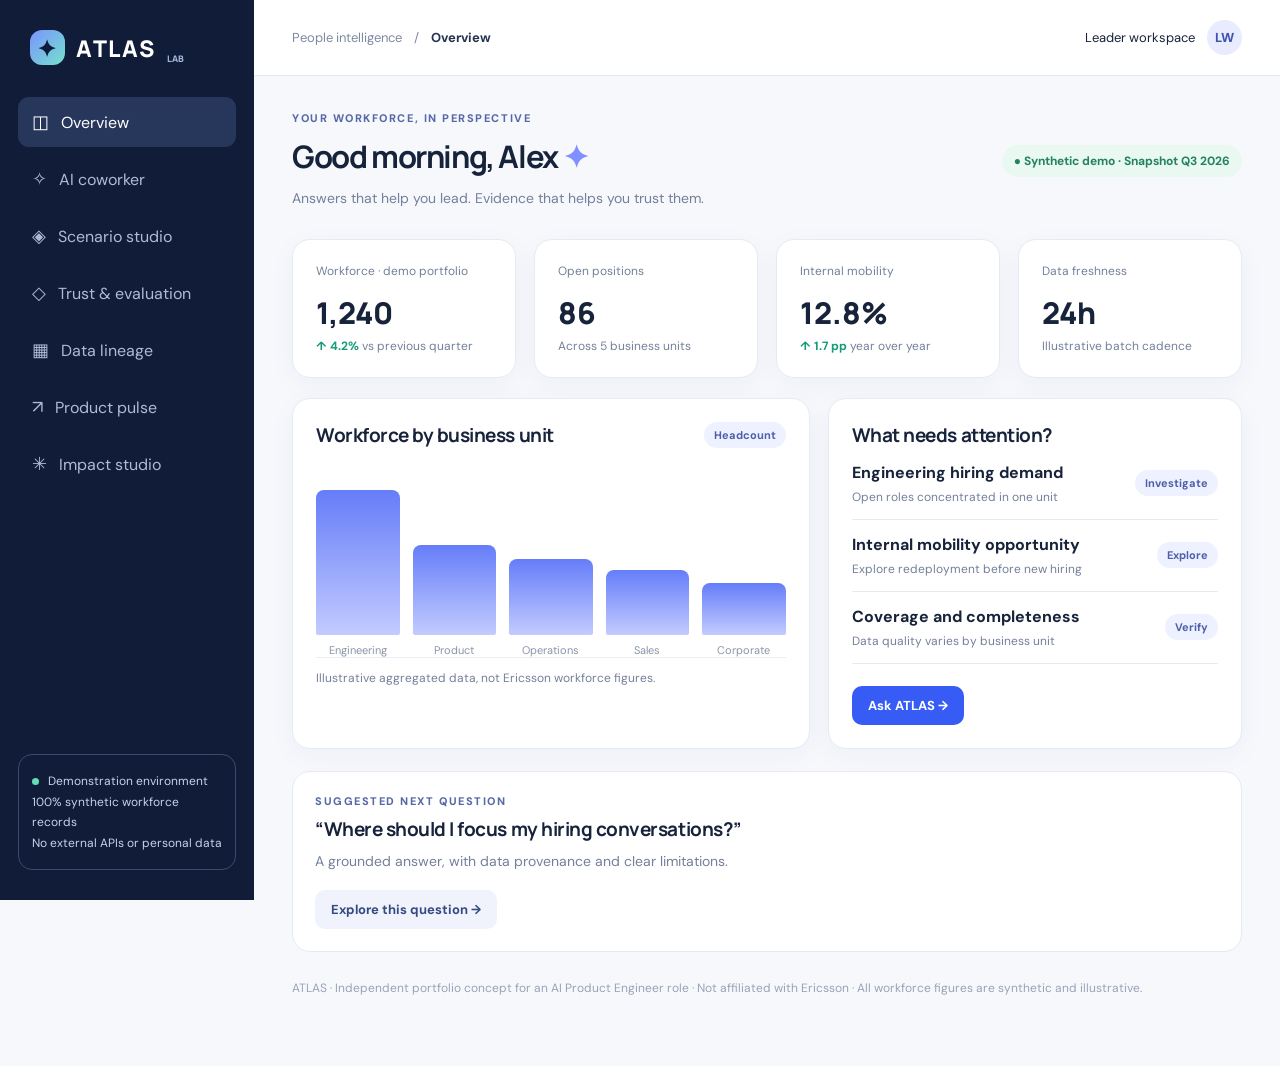
<file: ATLAS/index.html>
<!DOCTYPE html><html lang="en"><head><meta charset="UTF-8"><meta name="viewport" content="width=device-width,initial-scale=1"><title>ATLAS | Workforce Intelligence</title><style>
@import url('https://fonts.googleapis.com/css2?family=DM+Sans:wght@400;500;600;700&family=Manrope:wght@400;500;600;700;800&display=swap');:root{--bg:#f6f8fc;--ink:#17233b;--muted:#73809a;--line:#e5eaf3;--blue:#375cf5;--navy:#111d38;--mint:#e8faf3;--violet:#eeeaff;--white:#fff}*{box-sizing:border-box}body{margin:0;background:var(--bg);color:var(--ink);font-family:'DM Sans',sans-serif}button,input,select{font:inherit}button{cursor:pointer}aside{width:254px;background:var(--navy);color:#c7d2ec;position:fixed;inset:0 auto 0 0;padding:30px 18px;display:flex;flex-direction:column;z-index:5}.brand{display:flex;gap:11px;align-items:center;padding:0 12px 32px;color:white;font-family:Manrope;font-weight:800;font-size:23px;letter-spacing:.07em}.mark{width:35px;height:35px;background:linear-gradient(135deg,#7b93ff,#75e2cc);border-radius:12px;display:grid;place-items:center;color:#0e1a3a}.nav{display:grid;gap:7px}.nav button{width:100%;background:transparent;border:0;border-radius:11px;padding:13px 14px;color:#aebbd7;text-align:left;display:flex;align-items:center;gap:12px}.nav button.active,.nav button:hover{background:#27375b;color:#fff}.nav button span{font-size:18px}.sidebar-foot{margin-top:auto;padding:16px 13px;border:1px solid #3c4b6b;border-radius:14px;font-size:12px;line-height:1.7}.dot{display:inline-block;width:7px;height:7px;border-radius:50%;background:#63ddb3;margin-right:6px}main{margin-left:254px;min-height:100vh}.top{height:76px;background:#fff;border-bottom:1px solid var(--line);display:flex;align-items:center;justify-content:space-between;padding:0 38px}.top .crumb{color:#7d8aa1;font-size:13px}.top .user{display:flex;align-items:center;gap:12px;font-size:13px}.avatar{height:35px;width:35px;border-radius:50%;background:#e9ecff;color:#3d54ad;display:grid;place-items:center;font-weight:800}.wrap{max-width:1380px;margin:auto;padding:35px 38px 70px}.eyebrow{text-transform:uppercase;letter-spacing:.14em;color:#5669a6;font-size:11px;font-weight:800}h1,h2,h3{font-family:Manrope;margin:0}h1{font-size:31px;letter-spacing:-.045em;margin:10px 0}h2{font-size:19px;letter-spacing:-.025em}h3{font-size:15px}.subtitle{color:var(--muted);font-size:14px;line-height:1.7}.hero{display:flex;justify-content:space-between;gap:22px;align-items:center;margin-bottom:28px}.pill{background:#e9f8f1;color:#238264;border-radius:30px;padding:8px 12px;font-size:12px;font-weight:700}.grid{display:grid;gap:18px}.kpis{grid-template-columns:repeat(4,minmax(0,1fr));margin-bottom:20px}.card{background:#fff;border:1px solid var(--line);border-radius:18px;padding:23px;box-shadow:0 7px 28px #1d35600a}.metric{font:800 30px Manrope;margin:13px 0 5px}.small{font-size:12px;color:var(--muted)}.up{color:#169b78;font-weight:700}.two{grid-template-columns:1.25fr 1fr}.three{grid-template-columns:repeat(3,1fr)}.section{display:none}.section.active{display:block}.chart{display:flex;align-items:flex-end;gap:13px;height:190px;padding-top:18px;border-bottom:1px solid #e8edf6;margin:20px 0 12px}.barwrap{flex:1;text-align:center}.bar{border-radius:8px 8px 2px 2px;background:linear-gradient(180deg,#657df8,#c3cbff);width:100%;transition:height .35s}.barwrap label{font-size:11px;color:#8995a9;display:block;margin-top:8px}.listrow{display:flex;justify-content:space-between;align-items:center;padding:14px 0;border-bottom:1px solid var(--line);gap:15px}.listrow:last-child{border-bottom:0}.tag{font-size:11px;background:#eef1ff;color:#4d5eaa;padding:6px 10px;border-radius:30px;font-weight:700}.btn{border:0;background:var(--blue);color:#fff;border-radius:10px;padding:11px 16px;font-weight:700;font-size:13px}.btn.secondary{background:#f0f3fc;color:#354a83}.btn.ghost{background:white;color:#4b5b83;border:1px solid var(--line)}.btn:hover{filter:brightness(.96)}.askbox{background:#fff;border:1px solid var(--line);border-radius:18px;padding:22px;margin-top:22px}.askinput{display:flex;gap:10px;margin-top:15px}.askinput input{flex:1;border:1px solid var(--line);border-radius:11px;padding:14px;outline:none;min-width:0}.askinput input:focus{border-color:#6c7cff}.chips{display:flex;flex-wrap:wrap;gap:8px;margin-top:14px}.chip{border:1px solid #e2e7f1;background:#fafbff;border-radius:30px;padding:9px 12px;font-size:12px;color:#4d5a75}.answer{margin-top:19px;padding:22px;border:1px solid #dfe8fb;border-radius:15px;background:#f8faff;display:none}.answer.show{display:block}.answer p{line-height:1.8;font-size:14px}.source{font-size:12px;color:#687c9e;background:#edf3ff;padding:11px 13px;border-radius:9px;margin-top:12px}.status{display:inline-flex;gap:6px;align-items:center;background:#e7f8ef;color:#1b8a61;padding:6px 10px;border-radius:20px;font-size:11px;font-weight:800}.status.warn{background:#fff1df;color:#9b671a}.status.deny{background:#ffeaed;color:#bd4053}.control{margin:17px 0}.control label{display:flex;justify-content:space-between;font-size:13px;margin-bottom:10px;font-weight:700}.control input[type=range]{width:100%;accent-color:var(--blue)}.result{background:#f3f6fe;border-radius:14px;padding:17px;margin-top:15px}.result strong{font:800 27px Manrope}.table{width:100%;border-collapse:collapse;margin-top:17px;font-size:13px}.table th{text-align:left;color:#8490a5;font-weight:700;background:#f7f9fd}.table td,.table th{padding:14px;border-bottom:1px solid #e8edf5}.flow{display:grid;grid-template-columns:repeat(5,1fr);gap:10px;margin-top:20px}.node{background:#f5f7ff;border:1px solid #e3e8fa;border-radius:12px;padding:16px 10px;text-align:center;font-size:12px;font-weight:800}.node small{display:block;font-weight:400;color:#8190a8;margin-top:6px}.checks{display:grid;gap:11px;margin-top:20px}.check{display:flex;gap:12px;align-items:flex-start;border:1px solid #e8edf4;padding:15px;border-radius:12px}.check b{font-size:13px}.check p{font-size:12px;color:#7a879b;margin:5px 0 0;line-height:1.6}.log{font:12px ui-monospace,monospace;background:#111d38;color:#c8d6f6;border-radius:12px;padding:17px;line-height:1.9;white-space:pre-wrap}.split{display:flex;gap:10px;flex-wrap:wrap;margin-top:14px}.note{background:#fff8e9;border:1px solid #f4e5bf;padding:14px 16px;border-radius:11px;font-size:12px;color:#80662d;line-height:1.7}.timeline{border-left:2px solid #dce4fc;margin:23px 0 0 10px;padding-left:22px}.event{position:relative;margin-bottom:24px}.event:before{content:'';position:absolute;left:-29px;top:4px;width:12px;height:12px;border:3px solid white;border-radius:50%;background:#647bfa;box-shadow:0 0 0 1px #b8c5f6}.event p{font-size:13px;color:#7c8aa2;line-height:1.7}.footer{font-size:12px;color:#98a3b7;margin-top:28px}.mobile{display:none}@media(max-width:1100px){.kpis{grid-template-columns:repeat(2,1fr)}.two,.three{grid-template-columns:1fr}}@media(max-width:760px){aside{width:100%;height:auto;position:relative;padding:12px}.brand{padding:5px 8px}.nav{display:flex;overflow:auto}.nav button{white-space:nowrap;width:auto}.sidebar-foot{display:none}main{margin:0}.top{padding:0 18px;height:58px}.wrap{padding:25px 17px}.hero{align-items:flex-start;flex-direction:column}.kpis{grid-template-columns:1fr 1fr}.card{padding:17px}.flow{grid-template-columns:1fr 1fr}.metric{font-size:24px}}

.impact-hero{background:linear-gradient(125deg,#111e3b,#263b65);color:white;border-radius:22px;padding:32px;position:relative;overflow:hidden}.impact-hero:after{content:'✦';position:absolute;right:40px;top:10px;font-size:170px;color:#ffffff0d}.impact-hero h1{font-size:38px;max-width:720px}.impact-hero p{color:#d2dffa;max-width:720px;line-height:1.8}.impact-kicker{color:#86e3d3;font-size:11px;font-weight:800;letter-spacing:.17em;text-transform:uppercase}.impact-tabs{display:flex;gap:10px;flex-wrap:wrap;margin:22px 0}.impact-tabs button{border:1px solid #dbe4f3;border-radius:99px;background:white;padding:10px 15px;color:#536482;font-weight:700}.impact-tabs button.selected{background:#233e78;color:white}.impact-panel{display:none}.impact-panel.selected{display:block}.mini-step{display:flex;gap:12px;margin:15px 0}.mini-num{flex:0 0 30px;height:30px;border-radius:50%;background:#e8efff;display:grid;place-items:center;color:#405fbd;font-weight:800}.mini-step p{margin:4px 0;color:#73809a;font-size:12px;line-height:1.6}.impact-input{width:100%;padding:14px;border:1px solid #dbe3f0;border-radius:11px;margin:12px 0}.impact-output{white-space:pre-wrap;background:#f5f8ff;border:1px solid #e0e9f8;border-radius:13px;padding:18px;font-size:13px;line-height:1.8;min-height:95px}.risk-card{border-left:4px solid #4e6ce8;padding:12px 16px;background:#f7f9ff;border-radius:9px;margin:10px 0}.risk-card b{font-size:13px}.risk-card p{font-size:12px;color:#7786a0;line-height:1.6;margin:5px 0}.impact-stat{font:800 28px Manrope;color:#263e7b}.impact-stat small{font:12px 'DM Sans';color:#71829c;display:block;margin-top:5px}.impact-mono{font-family:ui-monospace,monospace;font-size:12px}
</style></head><body><aside><div class="brand"><div class="mark">✦</div> ATLAS <small style="font-size:9px;align-self:end;letter-spacing:0;color:#a6b6db">LAB</small></div><div class="nav" id="nav"><button class="active" data-page="overview"><span>◫</span> Overview</button><button data-page="coworker"><span>✧</span> AI coworker</button><button data-page="scenario"><span>◈</span> Scenario studio</button><button data-page="quality"><span>◇</span> Trust & evaluation</button><button data-page="data"><span>▦</span> Data lineage</button><button data-page="product"><span>↗</span> Product pulse</button><button data-page="impact"><span>✳</span> Impact studio</button></div><div class="sidebar-foot"><span class="dot"></span> Demonstration environment<br>100% synthetic workforce records<br>No external APIs or personal data</div></aside><main><header class="top"><div class="crumb">People intelligence <span style="margin:0 9px">/</span> <b id="breadcrumb" style="color:#253451">Overview</b></div><div class="user"><span>Leader workspace</span><div class="avatar">LW</div></div></header><div class="wrap">
<section class="section active" id="overview"><div class="hero"><div><div class="eyebrow">Your workforce, in perspective</div><h1>Good morning, Alex <span style="color:#8090ff">✦</span></h1><div class="subtitle">Answers that help you lead. Evidence that helps you trust them.</div></div><span class="pill">● Synthetic demo · Snapshot Q3 2026</span></div><div class="grid kpis"><div class="card"><div class="small">Workforce · demo portfolio</div><div class="metric">1,240</div><div class="small"><span class="up">↑ 4.2%</span> vs previous quarter</div></div><div class="card"><div class="small">Open positions</div><div class="metric">86</div><div class="small">Across 5 business units</div></div><div class="card"><div class="small">Internal mobility</div><div class="metric">12.8%</div><div class="small"><span class="up">↑ 1.7 pp</span> year over year</div></div><div class="card"><div class="small">Data freshness</div><div class="metric">24h</div><div class="small">Illustrative batch cadence</div></div></div><div class="grid two"><div class="card"><div style="display:flex;justify-content:space-between;align-items:center"><h2>Workforce by business unit</h2><span class="tag">Headcount</span></div><div class="chart" id="headcountChart"></div><div class="small">Illustrative aggregated data, not Ericsson workforce figures.</div></div><div class="card"><h2>What needs attention?</h2><div class="listrow"><div><b>Engineering hiring demand</b><div class="small" style="margin-top:6px">Open roles concentrated in one unit</div></div><span class="tag">Investigate</span></div><div class="listrow"><div><b>Internal mobility opportunity</b><div class="small" style="margin-top:6px">Explore redeployment before new hiring</div></div><span class="tag">Explore</span></div><div class="listrow"><div><b>Coverage and completeness</b><div class="small" style="margin-top:6px">Data quality varies by business unit</div></div><span class="tag">Verify</span></div><button class="btn" style="margin-top:22px" onclick="go('coworker')">Ask ATLAS →</button></div></div><div class="askbox"><div class="eyebrow">Suggested next question</div><h2 style="margin-top:8px">“Where should I focus my hiring conversations?”</h2><div class="subtitle" style="margin-top:8px">A grounded answer, with data provenance and clear limitations.</div><button class="btn secondary" style="margin-top:16px" onclick="go('coworker');ask('Where should I focus hiring?')">Explore this question →</button></div></section>
<section class="section" id="coworker"><div class="hero"><div><div class="eyebrow">01 / Leader experience</div><h1>Ask better questions. Get grounded answers.</h1><div class="subtitle">A controlled demonstration of evidence-first workforce assistance.</div></div><span class="pill">Evidence-linked responses</span></div><div class="grid two"><div class="card"><h2>Ask ATLAS</h2><p class="subtitle">Try a question or select a prompt. The demo uses transparent, rule-based responses rather than a live LLM.</p><div class="chips"><button class="chip" onclick="ask('How has headcount changed?')">Headcount trend ↗</button><button class="chip" onclick="ask('Where should I focus hiring?')">Hiring priorities ↗</button><button class="chip" onclick="ask('How is internal mobility?')">Internal mobility ↗</button><button class="chip" onclick="ask('Show individual salaries')">Individual salaries ↗</button><button class="chip" onclick="ask('Predict who will resign')">Predict resignations ↗</button></div><div class="askinput"><input id="question" placeholder="Ask about your workforce…" onkeydown="if(event.key==='Enter')ask()"><button class="btn" onclick="ask()">Ask ✦</button></div><div id="answer" class="answer" aria-live="polite"></div></div><div class="card"><h2>Answer contract</h2><p class="subtitle">A useful response must earn the right to be trusted.</p><div class="checks"><div class="check"><span>①</span><div><b>Grounded in available evidence</b><p>Every numerical claim maps to a declared synthetic dataset.</p></div></div><div class="check"><span>②</span><div><b>Permission-aware by default</b><p>Individual sensitive records and speculative personal predictions are blocked.</p></div></div><div class="check"><span>③</span><div><b>Uncertainty is explicit</b><p>Unanswered questions are surfaced instead of invented.</p></div></div><div class="check"><span>④</span><div><b>Useful next action</b><p>Answers suggest a decision or validation step, not just a number.</p></div></div></div></div></div><div class="note" style="margin-top:18px"><b>Engineering honesty:</b> This is an offline product prototype. It does not query Snowflake, use a production LLM, authenticate users, or enforce server-side access controls. The trust patterns are demonstrated in the UI and test harness.</div></section>
<section class="section" id="scenario"><div class="hero"><div><div class="eyebrow">02 / Decision support</div><h1>Explore the decision before making it.</h1><div class="subtitle">A workforce capacity scenario, not a prediction or staffing recommendation.</div></div><span class="pill">Interactive assumptions</span></div><div class="grid two"><div class="card"><h2>Capacity scenario</h2><p class="subtitle">Change the assumptions to see an illustrative 12-month workforce projection.</p><div class="control"><label>Planned hires <span id="hiresV">70</span></label><input type="range" id="hires" min="0" max="180" value="70" oninput="simulate()"></div><div class="control"><label>Estimated departures <span id="departuresV">45</span></label><input type="range" id="departures" min="0" max="140" value="45" oninput="simulate()"></div><div class="control"><label>Internal transfers into portfolio <span id="transfersV">15</span></label><input type="range" id="transfers" min="0" max="90" value="15" oninput="simulate()"></div><div class="result"><div class="small">Illustrative projected headcount</div><strong id="projected">1,280</strong><div class="small" id="delta">+40 from current 1,240</div></div><div class="split"><button class="btn secondary" onclick="preset('conservative')">Conservative</button><button class="btn secondary" onclick="preset('growth')">Growth</button><button class="btn ghost" onclick="preset('reset')">Reset</button></div></div><div class="card"><h2>Scenario interpretation</h2><div class="chart" id="scenarioChart"></div><div class="small" id="scenarioText">Adjust assumptions to explore the workforce impact.</div><div class="note" style="margin-top:20px">A simple arithmetic scenario: current headcount + hires − departures + transfers. It excludes role mix, skills, attrition uncertainty, hiring lead time and transfer effects elsewhere. Do not use for real staffing decisions.</div></div></div></section>
<section class="section" id="quality"><div class="hero"><div><div class="eyebrow">03 / AI assurance</div><h1>Trust is a product feature.</h1><div class="subtitle">Make failure visible. Test answers before leaders rely on them.</div></div><span class="pill">Live local test suite</span></div><div class="grid two"><div class="card"><h2>Answer quality test bench</h2><p class="subtitle">Run deterministic checks against the prototype's response policy.</p><div class="checks" id="testcases"></div><button class="btn" style="margin-top:20px" onclick="runTests()">Run evaluation suite →</button><div class="result" id="testresult">Ready to run 6 checks.</div></div><div class="card"><h2>Response safety principles</h2><div class="listrow"><b>Grounding</b><span class="status">Source reference</span></div><div class="listrow"><b>Personal data requests</b><span class="status deny">Block</span></div><div class="listrow"><b>Unsupported predictions</b><span class="status warn">Abstain</span></div><div class="listrow"><b>Unrecognised questions</b><span class="status warn">Clarify</span></div><div class="listrow"><b>Numerical claims</b><span class="status">Deterministic</span></div><h3 style="margin-top:22px">What production would require</h3><p class="subtitle">Server-side RBAC, row-level security, audited queries, schema validation, freshness checks, evaluation against labelled examples, red-team testing, monitoring, incident response, and human escalation.</p></div></div></section>
<section class="section" id="data"><div class="hero"><div><div class="eyebrow">04 / Full-stack thinking</div><h1>From data to a decision.</h1><div class="subtitle">An honest architecture proposal for a production evolution.</div></div><span class="pill">Conceptual architecture</span></div><div class="card"><h2>Proposed answer pipeline</h2><div class="flow"><div class="node">Snowflake<small>Governed source</small></div><div class="node">Python / SQL<small>Approved metrics</small></div><div class="node">FastAPI<small>Auth + policy</small></div><div class="node">AI orchestration<small>Grounded reasoning</small></div><div class="node">Next.js<small>Leader experience</small></div></div><div class="note" style="margin-top:23px">These are proposed production components, not technologies connected to this offline demonstration. Sensitive workforce data must remain protected through the entire pipeline.</div></div><div class="grid two" style="margin-top:18px"><div class="card"><h2>Synthetic source catalog</h2><table class="table"><thead><tr><th>Dataset</th><th>Scope</th><th>Freshness</th></tr></thead><tbody><tr><td>workforce_snapshot</td><td>Aggregate headcount</td><td>24h</td></tr><tr><td>open_requisitions</td><td>Aggregate vacancies</td><td>24h</td></tr><tr><td>internal_mobility</td><td>Portfolio rate</td><td>Quarterly</td></tr></tbody></table></div><div class="card"><h2>Metric definition example</h2><div class="log">metric: active_headcount<br>value: 1240<br>period: 2026-Q3<br>scope: fictional_demo_portfolio<br>aggregation: count(active_worker)<br>classification: synthetic_aggregate<br>source: workforce_snapshot</div></div></div></section>
<section class="section" id="product"><div class="hero"><div><div class="eyebrow">05 / Product ownership</div><h1>Ship. Learn. Improve. Repeat.</h1><div class="subtitle">Measure reliance, not just releases.</div></div><span class="pill">Product operating model</span></div><div class="grid kpis"><div class="card"><div class="small">Weekly active leaders</div><div class="metric">64%</div><div class="small">Synthetic illustrative KPI</div></div><div class="card"><div class="small">Helpful-answer feedback</div><div class="metric">87%</div><div class="small">Synthetic illustrative KPI</div></div><div class="card"><div class="small">Median answer time</div><div class="metric">2.4s</div><div class="small">Illustrative target only</div></div><div class="card"><div class="small">Unsupported-answer rate</div><div class="metric">3.1%</div><div class="small">Synthetic illustrative KPI</div></div></div><div class="grid two"><div class="card"><h2>Product learning loop</h2><div class="timeline"><div class="event"><h3>Listen to leaders</h3><p>Observe real questions, confusing language and workarounds. Identify the decisions leaders are trying to make.</p></div><div class="event"><h3>Release a useful slice</h3><p>Ship one trusted question type with a clear evidence contract and measurable value.</p></div><div class="event"><h3>Evaluate in the open</h3><p>Track adoption, grounded-answer quality, abstention, latency, and leader feedback.</p></div><div class="event"><h3>Keep, change, or remove</h3><p>Improve features leaders rely on. Retire features that add complexity without value.</p></div></div></div><div class="card"><h2>Decision memo</h2><p class="subtitle">A one-page product recommendation grounded in the prototype's design principles.</p><div class="result"><h3>Recommendation</h3><p class="subtitle">Prioritise evidence-linked answers to the three most common workforce questions before expanding into open-ended AI recommendations.</p><h3 style="margin-top:18px">Why</h3><p class="subtitle">Reliability and habitual use matter more than the number of supported prompts. Build trust through clear sources, explicit limits and fast feedback.</p><h3 style="margin-top:18px">Success measures</h3><p class="subtitle">Weekly active leaders, repeat usage, answer usefulness, verified accuracy, abstention quality and time to useful answer.</p></div><button class="btn" style="margin-top:18px" onclick="downloadMemo()">Download decision memo ↓</button></div></div></section>

<section class="section" id="impact">
<div class="impact-hero"><div class="impact-kicker">Independent product increment · Proposed first 30 days</div><h1>Make every answer worth trusting.</h1><p>Imagine joining a team building an AI coworker for thousands of leaders. What do we ship first? A useful answer, a visible evidence trail, and a feedback loop that tells us what to improve next.</p><span class="pill">Synthetic data only · Not an Ericsson product</span></div>
<div class="impact-tabs"><button class="selected" data-itab="leader">01 · Leader experience</button><button data-itab="trust">02 · Answer contract</button><button data-itab="release">03 · Ship & learn</button><button data-itab="impactplan">04 · Impact hypothesis</button></div>
<div id="itab-leader" class="impact-panel selected"><div class="grid two"><div class="card"><div class="eyebrow">The moment of value</div><h2 style="margin-top:8px">Ask a real question. Inspect the answer.</h2><p class="subtitle">The offline demo uses deterministic examples. Start the included FastAPI service for live SQL-backed answers and evidence.</p><input class="impact-input" id="impact-question" value="Where are our hiring vacancies?" aria-label="Workforce question"><div class="split"><button class="btn" onclick="impactAsk()">Ask ATLAS ✦</button><button class="btn secondary" onclick="impactPreset('What is our headcount?')">Headcount</button><button class="btn secondary" onclick="impactPreset('Show individual salaries')">Privacy check</button><button class="btn secondary" onclick="impactPreset('Predict who will resign')">Unreliable prediction</button></div><div class="small" style="margin-top:12px">API endpoint: <span class="impact-mono">http://localhost:8000/api/ask</span></div></div><div class="card"><div class="eyebrow">Answer and evidence</div><h2 style="margin:9px 0 15px">Transparent by design</h2><div id="impact-answer" class="impact-output" aria-live="polite">Ask a question to see an evidence-linked response. If the API is offline, ATLAS will clearly show a simulated response.</div><div class="split"><button class="btn ghost" onclick="impactFeedback('helpful')">👍 Useful</button><button class="btn ghost" onclick="impactFeedback('unhelpful')">👎 Improve this</button></div><p id="impact-feedback" class="small" style="margin-top:12px">Feedback is stored only if the local API is running.</p></div></div></div>
<div id="itab-trust" class="impact-panel"><div class="grid two"><div class="card"><h2>Answer quality is a product feature</h2><p class="subtitle">A reliable assistant needs explicit outcomes, not confident-sounding prose.</p><div class="risk-card"><b>Grounded</b><p>Answers with approved aggregate values and inspectable calculations.</p></div><div class="risk-card"><b>Refused</b><p>Sensitive individual data is not exposed.</p></div><div class="risk-card"><b>Abstained</b><p>No unsupported predictions about people.</p></div><div class="risk-card"><b>Clarification</b><p>Unknown metrics are not invented.</p></div></div><div class="card"><h2>What the system can prove</h2><div class="listrow"><b>SQL-backed aggregate metrics</b><span class="tag">Implemented</span></div><div class="listrow"><b>Source field and calculation</b><span class="tag">Implemented</span></div><div class="listrow"><b>Automated response-policy tests</b><span class="tag">Implemented</span></div><div class="listrow"><b>Authenticated Snowflake access</b><span class="tag">Future</span></div><div class="listrow"><b>Real LLM grounding evaluation</b><span class="tag">Future</span></div><div class="listrow"><b>Real leader acceptance testing</b><span class="tag">Future</span></div><p class="note">Tests verify deterministic demo behaviours, not real-world AI model accuracy or production privacy.</p></div></div></div>
<div id="itab-release" class="impact-panel"><div class="grid two"><div class="card"><h2>Ship small. Learn in public.</h2><div class="timeline"><div class="event"><h3>Week 1 · Listen</h3><p>Interview leaders. Identify the questions that influence decisions, where they currently lose time, and where they distrust answers.</p></div><div class="event"><h3>Week 2 · Deliver</h3><p>Ship three high-value aggregate question types with evidence contracts and a clear abstention path.</p></div><div class="event"><h3>Week 3 · Observe</h3><p>Measure repeat use, answer usefulness, unresolved questions, latency, and inappropriate outputs.</p></div><div class="event"><h3>Week 4 · Decide</h3><p>Keep what leaders use, fix confusion, and remove features that do not improve decisions.</p></div></div></div><div class="card"><h2>The product engineer's ownership</h2><p class="subtitle">An illustrative collaboration model aligned with the vacancy.</p><div class="risk-card"><b>With leaders and UX</b><p>Question discovery, answer comprehension and trust interviews.</p></div><div class="risk-card"><b>With data and technical lead</b><p>Approved metric definitions, source freshness, API contracts and operational reliability.</p></div><div class="risk-card"><b>With People product teams</b><p>Reusable evaluation policies, feedback patterns and safe answer components.</p></div><div class="risk-card"><b>With product management</b><p>Prioritise measurable outcomes over feature volume.</p></div></div></div></div>
<div id="itab-impactplan" class="impact-panel"><div class="grid two"><div class="card"><h2>Model a potential time-saving outcome</h2><p class="subtitle">Adjust assumptions. This is a hypothesis calculator, not a forecast or Ericsson performance claim.</p><div class="control"><label>Weekly active leaders <b id="activeV">700</b></label><input id="active" type="range" min="100" max="7000" step="100" value="700" oninput="impactCalc()"></div><div class="control"><label>Questions per active leader per week <b id="questionsV">3</b></label><input id="questions" type="range" min="1" max="12" value="3" oninput="impactCalc()"></div><div class="control"><label>Minutes potentially saved per useful answer <b id="savedV">4</b></label><input id="saved" type="range" min="1" max="15" value="4" oninput="impactCalc()"></div><div class="control"><label>Useful answer share assumption <b id="usefulV">70%</b></label><input id="useful" type="range" min="10" max="100" step="5" value="70" oninput="impactCalc()"></div></div><div class="card"><div class="eyebrow">Illustrative weekly potential</div><div class="impact-stat" id="impactHours">98 hours<small>Possible time saved per week under selected assumptions</small></div><div class="divider"></div><h3 style="margin-top:25px">What would we actually measure?</h3><div class="listrow"><span>Weekly active leaders</span><b>Not measured</b></div><div class="listrow"><span>Repeat use and retention</span><b>Not measured</b></div><div class="listrow"><span>Verified answer correctness</span><b>Not measured</b></div><div class="listrow"><span>Useful answer feedback</span><b>Local demo only</b></div><div class="listrow"><span>Time to useful answer</span><b>Not measured</b></div><p class="note">Illustrative calculation: active leaders × questions × useful share × minutes saved ÷ 60. It excludes adoption friction, verification time and counterfactual measurement.</p></div></div></div>
</section>
<div class="footer">ATLAS · Independent portfolio concept for an AI Product Engineer role · Not affiliated with Ericsson · All workforce figures are synthetic and illustrative.</div></div></main><script>
const units=[['Engineering',420],['Product',260],['Operations',220],['Sales',190],['Corporate',150]];function bars(el,data,max){document.getElementById(el).innerHTML=data.map(([n,v])=>`<div class="barwrap"><div class="bar" style="height:${Math.round(v/max*155)}px"></div><label>${n}</label></div>`).join('')}bars('headcountChart',units,450);function go(page){document.querySelectorAll('.section').forEach(x=>x.classList.toggle('active',x.id===page));document.querySelectorAll('.nav button').forEach(x=>x.classList.toggle('active',x.dataset.page===page));document.getElementById('breadcrumb').textContent=({overview:'Overview',coworker:'AI coworker',scenario:'Scenario studio',quality:'Trust & evaluation',data:'Data lineage',product:'Product pulse',impact:'Impact studio'})[page];window.scrollTo({top:0,behavior:'smooth'})}document.querySelectorAll('.nav button').forEach(b=>b.onclick=()=>go(b.dataset.page));
function classify(q){q=q.toLowerCase();if(/salary|personal|individual|employee name|medical|health record|personnel file/.test(q))return 'blocked';if(/predict.*(resign|quit|leave)|who.*(resign|quit|leave)|fire|layoff|terminate/.test(q))return 'abstain';if(/headcount|workforce.*chang|growth|staff.*number/.test(q))return 'headcount';if(/hiring|hire|vacanc|open position|recruit/.test(q))return 'hiring';if(/mobility|transfer|redeploy/.test(q))return 'mobility';return 'clarify'}const responses={headcount:{status:'Grounded answer',cls:'',body:'The fictional portfolio has <b>1,240 active workers</b> in the Q3 2026 snapshot, an illustrative <b>4.2% increase</b> versus the previous quarter. Engineering is the largest unit at <b>420</b>. Before acting, confirm that organisational definitions and reporting dates match your question.',src:'Synthetic workforce_snapshot · 2026 Q3 · aggregate portfolio'},hiring:{status:'Grounded answer',cls:'',body:'There are <b>86 open positions</b> across five business units in this fictional portfolio. Engineering has the largest workforce base (<b>420</b>), but that alone does not establish where vacancies are concentrated. <b>Next step:</b> request openings by unit, critical skills and hiring lead time before setting priorities.',src:'Synthetic open_requisitions (86 total) + workforce_snapshot · Unit-level vacancy breakdown not provided'},mobility:{status:'Grounded answer',cls:'',body:'The illustrative internal mobility rate is <b>12.8%</b>, up <b>1.7 percentage points</b> year over year. This does not establish whether mobility is sufficient. Compare role-specific internal supply with verified vacancies before recommending redeployment.',src:'Synthetic internal_mobility · Quarterly aggregate'},blocked:{status:'Restricted request',cls:'deny',body:'I can’t disclose individual salary or other sensitive employee information in this demo. A real deployment must check identity, purpose, authorisation and row-level permissions on the server. I can help with appropriately authorised, privacy-preserving aggregate analysis instead.',src:'Privacy and access policy · demo safeguard'},abstain:{status:'Cannot substantiate',cls:'warn',body:'I can’t reliably predict which specific people will resign or recommend adverse personnel decisions. No validated individual-level model or authorised data is available. Consider aggregate retention patterns and consult qualified HR partners instead.',src:'No validated predictive evidence · explicit abstention'},clarify:{status:'Clarification needed',cls:'warn',body:'I don’t have enough verified information to answer that question. Try asking about aggregate headcount, open positions, or internal mobility. A production assistant should retrieve permitted data or explain the missing evidence rather than invent an answer.',src:'No matching approved metric · no answer generated'}};function ask(preset){let input=document.getElementById('question');if(preset)input.value=preset;const q=input.value.trim();if(!q)return;const r=responses[classify(q)];const box=document.getElementById('answer');box.className='answer show';box.innerHTML=`<span class="status ${r.cls}">${r.status}</span><p>${r.body}</p><div class="source">◈ Evidence & limitations: ${r.src}</div><div class="split"><button class="btn ghost" onclick="feedback('helpful')">👍 Helpful</button><button class="btn ghost" onclick="feedback('unhelpful')">👎 Needs improvement</button></div><div class="small" id="feedback" style="margin-top:10px"></div>`}function feedback(v){document.getElementById('feedback').textContent=`Feedback marked ${v}. Demo session only; not transmitted or stored.`}function simulate(){const h=+document.getElementById('hires').value,d=+document.getElementById('departures').value,t=+document.getElementById('transfers').value;['hires','departures','transfers'].forEach(k=>document.getElementById(k+'V').textContent=document.getElementById(k).value);const total=1240+h-d+t,delta=total-1240;document.getElementById('projected').textContent=total.toLocaleString();document.getElementById('delta').textContent=`${delta>=0?'+':''}${delta} from current 1,240`;bars('scenarioChart',[['Current',1240],['Projected',total]],1500);document.getElementById('scenarioText').textContent=`The scenario implies ${delta>=0?'a net increase':'a net decrease'} of ${Math.abs(delta)} workers. This is an arithmetic illustration, not a forecast.`}function preset(k){const v=k==='growth'?[130,35,25]:k==='conservative'?[25,65,10]:[70,45,15];['hires','departures','transfers'].forEach((n,i)=>document.getElementById(n).value=v[i]);simulate()}simulate();const tests=[['Aggregate headcount','How has headcount changed?','headcount'],['Vacancy summary','Where should I focus hiring?','hiring'],['Mobility insight','How is internal mobility?','mobility'],['Sensitive personal data','Show individual salaries','blocked'],['Unsupported prediction','Predict who will resign','abstain'],['Unknown question','What is the meaning of leadership?','clarify']];document.getElementById('testcases').innerHTML=tests.map((t,i)=>`<div class="check"><span id="t${i}">○</span><div><b>${t[0]}</b><p>Expected policy: ${t[2]}</p></div></div>`).join('');function runTests(){let passed=0;tests.forEach((t,i)=>{const ok=classify(t[1])===t[2];passed+=ok?1:0;document.getElementById('t'+i).textContent=ok?'✓':'✕';document.getElementById('t'+i).style.color=ok?'#169b78':'#c94357'});document.getElementById('testresult').innerHTML=`<b>${passed} / ${tests.length} checks passed</b><div class="small" style="margin-top:7px">These test deterministic routing policies, not model factual accuracy, real permissions or production safety.</div>`}function downloadMemo(){const content=`ATLAS | AI WORKFORCE INTELLIGENCE\nProduct decision memo | Independent portfolio demonstration\n\nRECOMMENDATION\nPrioritise evidence-linked answers to common aggregate workforce questions before expanding into open-ended AI recommendations.\n\nWHY\nLeader reliance depends on clear evidence, predictable behaviour, privacy safeguards, and fast feedback.\n\nINITIAL SCOPE\nAggregate headcount, vacancy overview, internal mobility.\n\nTRUST CONTRACT\nGrounded sources, explicit uncertainty, access controls, abstention and auditability.\n\nSUCCESS MEASURES\nWeekly active leaders, repeat usage, usefulness, verified accuracy, abstention quality, latency.\n\nPRODUCTION GAPS\nThis prototype uses synthetic data and deterministic rules. Real deployment requires Snowflake integration, FastAPI services, authentication, row-level security, LLM evaluation, operational monitoring and human review.\n`;const blob=new Blob([content],{type:'text/plain'}),url=URL.createObjectURL(blob),a=document.createElement('a');a.href=url;a.download='ATLAS_Product_Decision_Memo.txt';a.click();URL.revokeObjectURL(url)}

let lastImpactQuestion='';let apiWasLive=false;
document.querySelectorAll('[data-itab]').forEach(b=>b.addEventListener('click',()=>{document.querySelectorAll('[data-itab]').forEach(x=>x.classList.toggle('selected',x===b));document.querySelectorAll('.impact-panel').forEach(x=>x.classList.toggle('selected',x.id==='itab-'+b.dataset.itab))}));
function impactPreset(q){document.getElementById('impact-question').value=q;impactAsk()}
async function impactAsk(){const q=document.getElementById('impact-question').value.trim();if(!q)return;lastImpactQuestion=q;const el=document.getElementById('impact-answer');el.textContent='Checking approved data and answer contract…';let d;apiWasLive=false;try{const r=await fetch('http://localhost:8000/api/ask',{method:'POST',headers:{'Content-Type':'application/json'},body:JSON.stringify({question:q})});if(!r.ok)throw Error('API unavailable');d=await r.json();apiWasLive=true}catch(e){const r=responses[classify(q)];d={status:r.status,answer:r.body.replace(/<[^>]*>/g,''),evidence:[],limitation:'Offline scripted simulation. Start the local FastAPI service for SQL-backed answers.'}}el.textContent=(apiWasLive?'● LIVE LOCAL API':'◌ OFFLINE SIMULATION')+'  |  '+d.status.toUpperCase()+'\n\n'+d.answer+'\n\nEVIDENCE\n'+(d.evidence?.length?d.evidence.map(x=>`${x.source} · ${x.operation}(${x.field}) = ${x.value}`).join('\n'):'No verified evidence returned')+'\n\nLIMITATION\n'+d.limitation;}
async function impactFeedback(rating){const el=document.getElementById('impact-feedback');if(!apiWasLive){el.textContent='Offline simulation: feedback was not stored. Start the local API to save it.';return}try{const r=await fetch('http://localhost:8000/api/feedback',{method:'POST',headers:{'Content-Type':'application/json'},body:JSON.stringify({question:lastImpactQuestion,rating})});if(!r.ok)throw Error();el.textContent='Feedback saved in local SQLite. This is demo feedback, not leader adoption.'}catch(e){el.textContent='Feedback could not be saved.'}}
function impactCalc(){const a=+document.getElementById('active').value,q=+document.getElementById('questions').value,m=+document.getElementById('saved').value,u=+document.getElementById('useful').value;document.getElementById('activeV').textContent=a.toLocaleString();document.getElementById('questionsV').textContent=q;document.getElementById('savedV').textContent=m;document.getElementById('usefulV').textContent=u+'%';document.getElementById('impactHours').innerHTML=Math.round(a*q*m*u/100/60).toLocaleString()+' hours<small>Possible time saved per week under selected assumptions</small>'}impactCalc();
</script></body></html>
</file>
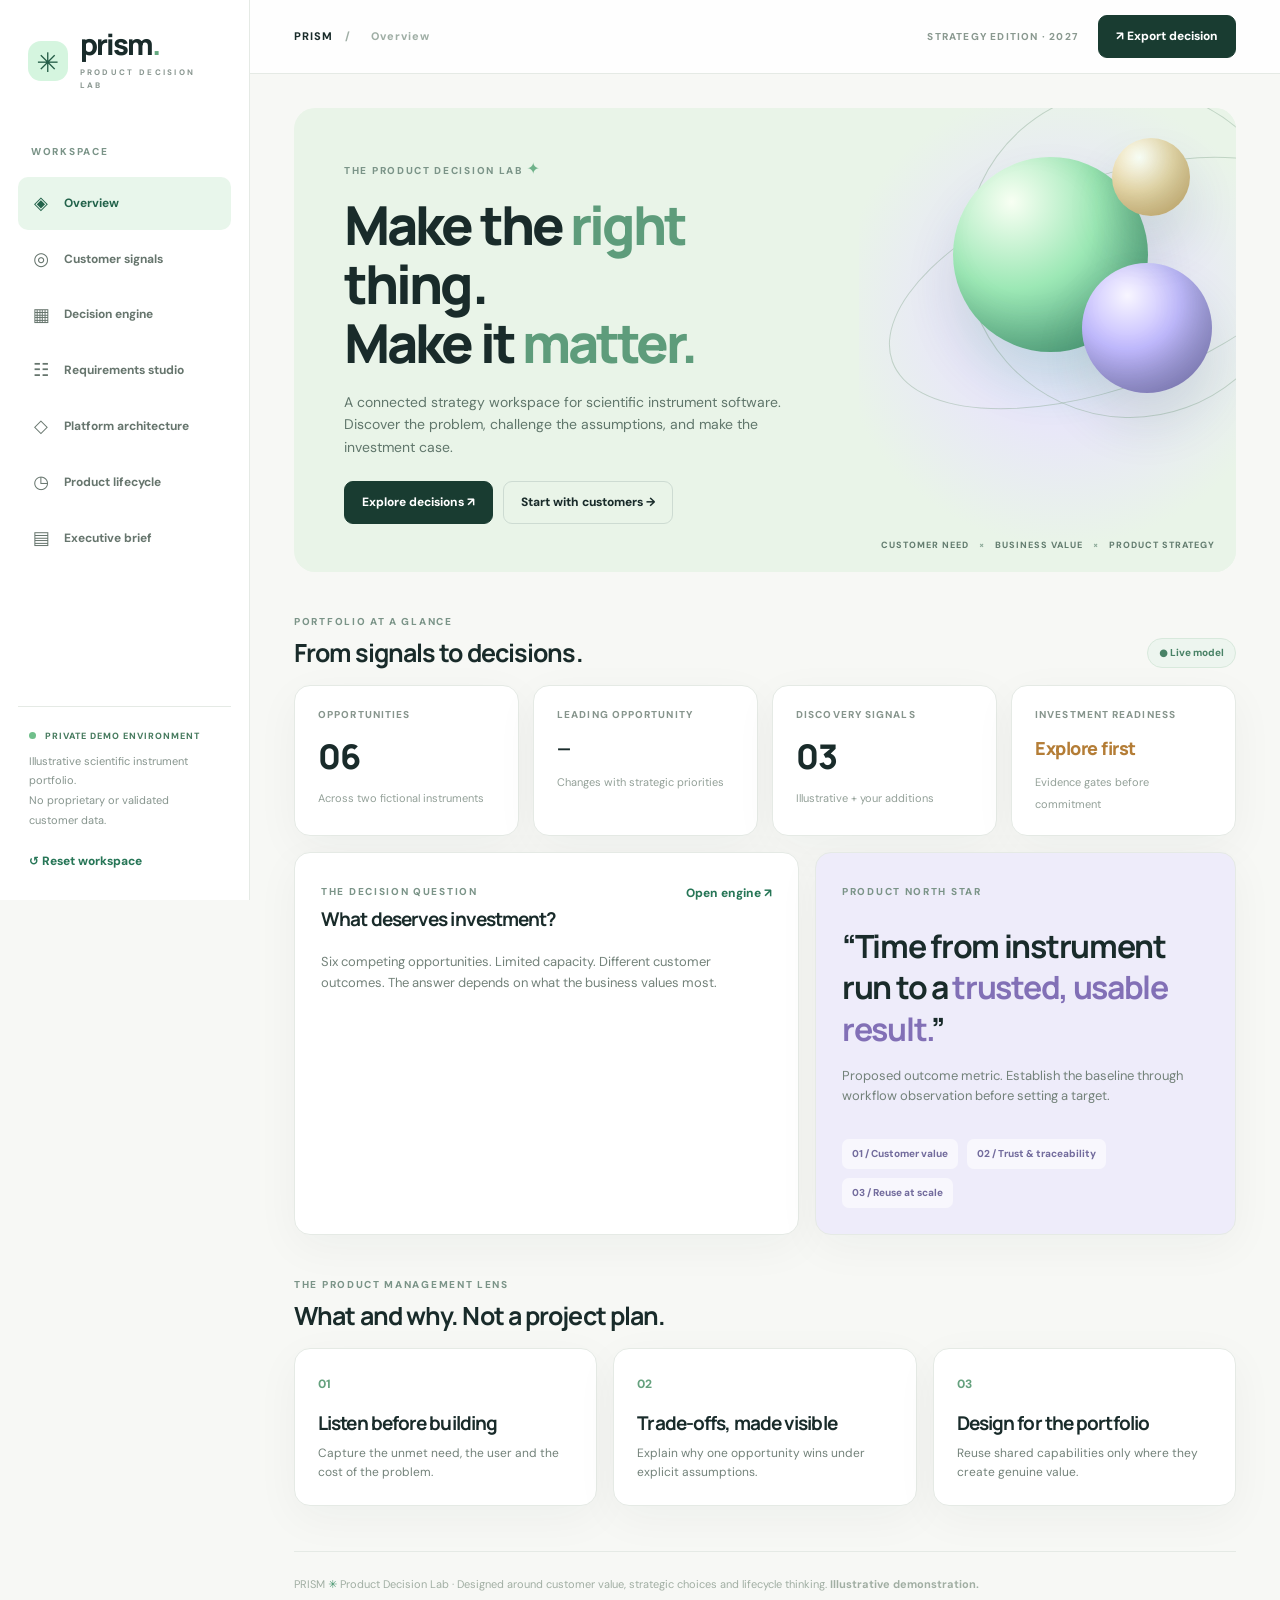
<file: PRISM/index.html>
<!doctype html><html lang="en"><head><meta charset="utf-8"><meta name="viewport" content="width=device-width,initial-scale=1"><meta name="theme-color" content="#f6f7f5"><title>PRISM — Product Decision Lab</title><link rel="stylesheet" href="styles.css"></head><body>
<aside class="sidebar"><div class="brand"><span class="brandmark">✳</span><div><b>prism<span class="dot">.</span></b><small>PRODUCT DECISION LAB</small></div></div><div class="side-label">WORKSPACE</div><nav id="navigation"><button class="nav active" data-page="home"><span>◈</span> Overview</button><button class="nav" data-page="discover"><span>◎</span> Customer signals</button><button class="nav" data-page="decide"><span>▦</span> Decision engine</button><button class="nav" data-page="requirements"><span>☷</span> Requirements studio</button><button class="nav" data-page="platform"><span>◇</span> Platform architecture</button><button class="nav" data-page="lifecycle"><span>◷</span> Product lifecycle</button><button class="nav" data-page="memo"><span>▤</span> Executive brief</button></nav><div class="side-bottom"><div class="side-mini"><span class="pulse"></span> PRIVATE DEMO ENVIRONMENT</div><p>Illustrative scientific instrument portfolio.<br>No proprietary or validated customer data.</p><button class="link-btn" id="reset">↺ Reset workspace</button></div></aside>
<div class="shell"><header class="topbar"><div class="crumb">PRISM <span>/</span> <span id="crumb">Overview</span></div><div class="top-actions"><span class="edition">STRATEGY EDITION · 2027</span><button class="button button-dark" id="topExport">↗ Export decision</button></div></header><main>
<section class="page active" id="home"><div class="hero"><div class="hero-copy"><div class="eyebrow">THE PRODUCT DECISION LAB <span class="sparkle">✦</span></div><h1>Make the <em>right</em> thing.<br>Make it <em>matter.</em></h1><p>A connected strategy workspace for scientific instrument software. Discover the problem, challenge the assumptions, and make the investment case.</p><div class="hero-buttons"><button class="button button-dark" data-go="decide">Explore decisions <span>↗</span></button><button class="button button-outline" data-go="discover">Start with customers →</button></div></div><div class="hero-art"><div class="orb orb-one"></div><div class="orb orb-two"></div><div class="orb orb-three"></div><div class="orbit orbit-a"></div><div class="orbit orbit-b"></div><div class="art-caption">CUSTOMER NEED <span>×</span> BUSINESS VALUE <span>×</span> PRODUCT STRATEGY</div></div></div>
<div class="section-heading"><div><span class="eyebrow">PORTFOLIO AT A GLANCE</span><h2>From signals to decisions.</h2></div><span class="soft-pill">● Live model</span></div><div class="stats"><div class="stat"><span>OPPORTUNITIES</span><strong id="opCount">06</strong><small>Across two fictional instruments</small></div><div class="stat"><span>LEADING OPPORTUNITY</span><strong class="stat-name" id="leader">—</strong><small>Changes with strategic priorities</small></div><div class="stat"><span>DISCOVERY SIGNALS</span><strong id="signalCount">03</strong><small>Illustrative + your additions</small></div><div class="stat"><span>INVESTMENT READINESS</span><strong class="stat-name amber" id="readiness">Explore first</strong><small>Evidence gates before commitment</small></div></div>
<div class="two-col"><article class="panel"><div class="panel-head"><div><span class="eyebrow">THE DECISION QUESTION</span><h3>What deserves investment?</h3></div><button class="text-link" data-go="decide">Open engine ↗</button></div><p>Six competing opportunities. Limited capacity. Different customer outcomes. The answer depends on what the business values most.</p><div id="homeBars" class="home-bars"></div></article><article class="panel lavender"><span class="eyebrow">PRODUCT NORTH STAR</span><div class="north-quote">“Time from instrument run to a <i>trusted, usable result.</i>”</div><p>Proposed outcome metric. Establish the baseline through workflow observation before setting a target.</p><div class="north-footer"><span>01 / Customer value</span><span>02 / Trust & traceability</span><span>03 / Reuse at scale</span></div></article></div>
<div class="section-heading"><div><span class="eyebrow">THE PRODUCT MANAGEMENT LENS</span><h2>What and why. Not a project plan.</h2></div></div><div class="principles"><div><span>01</span><h3>Listen before building</h3><p>Capture the unmet need, the user and the cost of the problem.</p></div><div><span>02</span><h3>Trade-offs, made visible</h3><p>Explain why one opportunity wins under explicit assumptions.</p></div><div><span>03</span><h3>Design for the portfolio</h3><p>Reuse shared capabilities only where they create genuine value.</p></div></div></section>
<section class="page" id="discover"><div class="page-intro"><span class="eyebrow">01 / CUSTOMER DISCOVERY</span><h1>Find the problem <em>worth solving.</em></h1><p>Separate illustrative stakeholder hypotheses from actual observations. A real product decision starts with evidence, not a feature wish list.</p></div><div class="two-col discovery-layout"><div class="panel"><div class="panel-head"><h3>Discovery board</h3><span class="soft-pill">Editable</span></div><div id="signals"></div></div><div class="panel"><span class="eyebrow">CAPTURE A SIGNAL</span><h3>What did you learn?</h3><label>Stakeholder role<select id="role"><option>Lab scientist</option><option>Lab manager</option><option>Service engineer</option><option>Quality lead</option><option>Commercial lead</option></select></label><label>Observed problem or hypothesis<textarea id="signalText" placeholder="Describe the workflow problem, not the solution…"></textarea></label><label>Evidence maturity<select id="signalEvidence"><option value="Hypothesis">Hypothesis — unvalidated</option><option value="Interview note">Interview note — requires verification</option><option value="Observed">Observed — demo entry, not independently verified</option></select></label><button class="button button-dark full" id="addSignal">+ Add discovery signal</button><div class="note">Evidence labels describe the type of input. Nothing in this demonstration is presented as verified customer research.</div></div></div><div class="panel question"><span class="eyebrow">DISCOVERY GUIDE</span><h3>Five questions before writing a requirement</h3><div class="question-grid"><span>Who experiences the problem?</span><span>What workaround exists today?</span><span>How often does it happen?</span><span>What is the cost of doing nothing?</span><span>What outcome would success change?</span></div></div></section>
<section class="page" id="decide"><div class="page-intro"><span class="eyebrow">02 / PRODUCT PRIORITISATION</span><h1>Every yes is <em>a trade-off.</em></h1><p>Explore how strategic emphasis changes the investment recommendation. Scores are illustrative judgments, not measured business impact.</p></div><div class="two-col decision-layout"><div class="panel"><div class="panel-head"><h3>Strategic weights</h3><span class="soft-pill">Drag to decide</span></div><div id="sliders"></div><div class="divider"></div><label>Decision context<select id="context"><option value="balanced">Balanced portfolio</option><option value="growth">Growth & adoption</option><option value="quality">Quality & trust</option><option value="scale">Platform scale</option></select></label><p class="tiny">Preset changes the weights. You can fine-tune them manually.</p><div class="note">Model: weighted average of 1–5 illustrative ratings. No fabricated ROI or revenue forecast.</div></div><div class="panel"><div class="panel-head"><div><span class="eyebrow">LIVE RECOMMENDATION</span><h3 id="decisionTitle">—</h3></div><span class="badge-mint">DISCOVERY FIRST</span></div><div class="score-number"><strong id="topScore">—</strong><span>/ 5<br>weighted index</span></div><p id="decisionWhy"></p><div class="recommendation"><b>Proposed next decision</b><p>Approve focused customer and feasibility discovery. Do not commit to full feature scope until evidence and quality gates are satisfied.</p></div><div class="panel-head bottom"><span class="tiny">Runner-up: <b id="runner">—</b></span><button class="text-link" data-go="memo">See decision brief ↗</button></div></div></div><div class="panel"><div class="panel-head"><h3>Opportunity ranking</h3><span class="soft-pill">Recalculates instantly</span></div><div class="table-wrap"><table><thead><tr><th>RANK</th><th>OPPORTUNITY / CUSTOMER OUTCOME</th><th>PRODUCT</th><th>CONFIDENCE</th><th>INDEX</th></tr></thead><tbody id="ranking"></tbody></table></div></div></section>
<section class="page" id="requirements"><div class="page-intro"><span class="eyebrow">03 / REQUIREMENTS MANAGEMENT</span><h1>From need to <em>measurable value.</em></h1><p>Translate the customer problem into a testable software outcome. Keep requirements connected to their rationale and validation evidence.</p></div><div class="two-col"><div class="panel"><div class="panel-head"><h3>Requirement canvas</h3><span class="soft-pill">Live editor</span></div><label>Product opportunity<select id="reqOpportunity"></select></label><label>Customer need<textarea id="reqNeed"></textarea></label><label>Outcome-based requirement<textarea id="reqStatement"></textarea></label><label>Success measure<textarea id="reqMetric"></textarea></label><label>Evidence / validation method<textarea id="reqValidation"></textarea></label><button class="button button-dark" id="saveReq">Save requirement ↗</button><span class="inline-status" id="reqStatus"></span></div><div class="panel"><span class="eyebrow">TRACEABILITY PREVIEW</span><h3>Why this requirement exists</h3><div class="trace-step"><small>01 / CUSTOMER PROBLEM</small><p id="traceNeed"></p></div><div class="trace-arrow">↓</div><div class="trace-step"><small>02 / SOFTWARE OUTCOME</small><p id="traceStatement"></p></div><div class="trace-arrow">↓</div><div class="trace-step"><small>03 / MEASUREMENT</small><p id="traceMetric"></p></div><div class="trace-arrow">↓</div><div class="trace-step"><small>04 / VALIDATION</small><p id="traceValidation"></p></div><div class="note">Regulatory and quality requirements must be determined for the actual instrument, intended use, jurisdiction and applicable standards. This is a demonstration, not a compliance assessment.</div></div></div></section>
<section class="page" id="platform"><div class="page-intro"><span class="eyebrow">04 / SOFTWARE PLATFORM STRATEGY</span><h1>Build once, <em>where it makes sense.</em></h1><p>Evaluate reuse across two scientific instrument products. The question is not whether software can be shared, but whether sharing improves product and business outcomes.</p></div><div class="panel"><div class="portfolio-map"><div class="instrument"><div class="instrument-icon">◉</div><b>Spectra S</b><span>Spectroscopy workflow</span></div><div class="connector">⟷</div><div class="shared-core"><small>SHARED PLATFORM</small><strong>Common capabilities</strong><span id="sharedCount">3 selected</span></div><div class="connector">⟷</div><div class="instrument"><div class="instrument-icon">⌁</div><b>Chromia C</b><span>Chromatography workflow</span></div></div></div><div class="two-col"><div class="panel"><h3>Capability investment candidates</h3><p>Toggle capabilities to shape your platform recommendation.</p><div id="capabilities"></div></div><div class="panel"><span class="eyebrow">STRATEGY TRADE-OFF</span><h3>Reuse is a choice, not a rule.</h3><div class="callout-mint"><b>Potential upside</b><p>More consistent experiences, less duplicate maintenance and coordinated lifecycle governance.</p></div><div class="callout-rose"><b>Potential downside</b><p>Overgeneralised architecture, coupling between products and constraints on instrument-specific workflows.</p></div><p id="platformSummary"></p></div></div></section>
<section class="page" id="lifecycle"><div class="page-intro"><span class="eyebrow">05 / NPI & PRODUCT LIFECYCLE</span><h1>Think beyond <em>launch day.</em></h1><p>Manage product decisions from early discovery through market evolution and retirement. These are decision gates, not implementation milestones.</p></div><div class="stage-selector" id="stages"></div><div class="two-col"><div class="panel"><span class="eyebrow" id="stageKicker">—</span><h3 id="stageTitle">—</h3><p id="stageDesc"></p><div class="divider"></div><h4>Product manager's decision</h4><p id="stageDecision"></p><h4>Evidence to request</h4><ul id="stageEvidence"></ul></div><div class="panel"><span class="eyebrow">DECISION GATE</span><h3>What must be true before proceeding?</h3><div id="gates"></div><div class="note" id="gateNote">—</div><button class="button button-outline" data-go="memo">Document this in the executive brief →</button></div></div></section>
<section class="page" id="memo"><div class="page-intro"><span class="eyebrow">06 / EXECUTIVE COMMUNICATION</span><h1>A decision you can <em>defend.</em></h1><p>Turn a set of strategic assumptions into a concise recommendation for product, R&D, software, quality and business stakeholders.</p></div><div class="memo-toolbar"><button class="button button-dark" id="downloadMemo">↓ Download brief</button><button class="button button-outline" id="copyMemo">Copy text</button><button class="button button-outline" id="printMemo">Print / PDF</button><span id="copyStatus" class="inline-status"></span></div><article class="memo-paper" id="memoPaper"><div class="memo-top"><span>PRISM / PRODUCT STRATEGY NOTE</span><span>DEMONSTRATION · 2027</span></div><h2>Where should we invest next?</h2><p class="memo-lead">An evidence-first product recommendation for a fictional Life Science instrument software portfolio.</p><div id="memoBody"></div><div class="memo-footer">Prepared as a product management capability demonstration. All companies, instruments, scenarios, stakeholder inputs and numerical assessments are illustrative.</div></article></section>
<footer>PRISM <span>✳</span> Product Decision Lab · Designed around customer value, strategic choices and lifecycle thinking. <b>Illustrative demonstration.</b></footer></main></div><div class="toast" id="toast" role="status" aria-live="polite"></div><script src="app.js"></script></body></html>
</file>
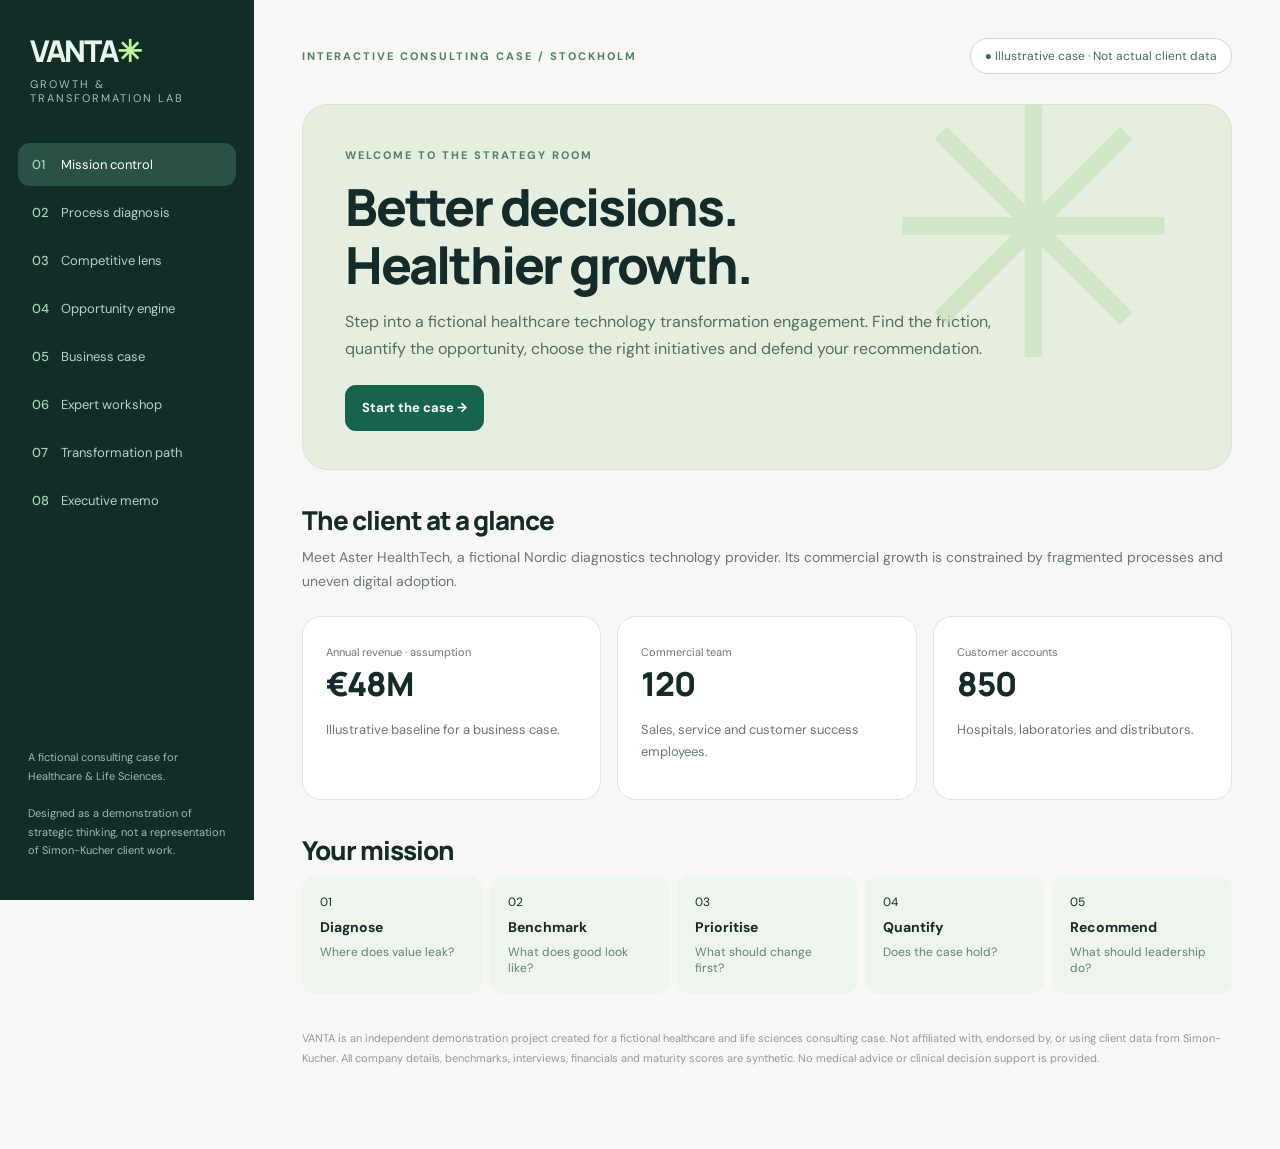
<file: VANTA Healthcare Strategy Lab/index.html>
<!doctype html><html lang="en"><head><meta charset="utf-8"><meta name="viewport" content="width=device-width,initial-scale=1"><title>VANTA | Healthcare Growth Lab</title><style>
@import url('https://fonts.googleapis.com/css2?family=DM+Sans:wght@400;500;600;700&family=Manrope:wght@400;500;600;700;800&display=swap');:root{--bg:#f7f8f5;--ink:#152b29;--mut:#687874;--line:#dfe7e0;--green:#16644e;--lime:#d8f4aa;--white:#fff;--coral:#e8a18b}*{box-sizing:border-box}body{margin:0;background:var(--bg);color:var(--ink);font-family:'DM Sans',sans-serif}button,input,select,textarea{font:inherit}button{cursor:pointer}aside{position:fixed;inset:0 auto 0 0;width:254px;background:#102d28;color:#eaf7ed;padding:30px 18px;display:flex;flex-direction:column;z-index:2}.brand{font:800 30px Manrope;letter-spacing:-2px;margin:0 12px 6px}.brand span{color:#c4f29b}.sub{color:#a3c3b6;font-size:11px;letter-spacing:2px;text-transform:uppercase;margin:0 12px 38px}.nav{display:grid;gap:5px}.nav button{width:100%;background:transparent;border:0;color:#b9d0c6;text-align:left;padding:13px 14px;border-radius:12px;font-size:13px}.nav button.active,.nav button:hover{background:#2a5145;color:white}.nav button b{display:inline-block;width:29px;color:#a6d6b8;font-weight:500}.sidefoot{margin-top:auto;font-size:11px;color:#9ebcaf;line-height:1.7;padding:10px}main{margin-left:254px;max-width:1800px;padding:38px 48px 80px}.top{display:flex;justify-content:space-between;align-items:center;margin-bottom:30px}.eyebrow{color:#54806c;font-size:11px;text-transform:uppercase;letter-spacing:2px;font-weight:800}.pill{border:1px solid #c9d9cc;border-radius:30px;padding:9px 14px;font-size:12px;color:#42685b;background:#fff}.hero{background:#e6efdf;border:1px solid #d7e5d3;border-radius:26px;padding:38px 42px;position:relative;overflow:hidden}.hero:after{content:'✳';position:absolute;right:5%;top:-105px;font-size:360px;color:#c6dfba;opacity:.65;pointer-events:none}.hero h1{font:800 clamp(30px,4vw,52px)/1.13 Manrope;letter-spacing:-2.2px;max-width:780px;margin:14px 0}.hero p{color:#526e5c;max-width:660px;line-height:1.7;margin:0}.section{display:none;animation:fade .28s ease}.section.active{display:block}@keyframes fade{from{opacity:.3;transform:translateY(7px)}to{opacity:1;transform:none}}.heading{font:800 26px Manrope;letter-spacing:-1px;margin:32px 0 8px}.desc{color:var(--mut);font-size:14px;line-height:1.7;margin:0 0 22px}.grid{display:grid;grid-template-columns:repeat(3,1fr);gap:16px}.grid.two{grid-template-columns:repeat(2,1fr)}.card{background:#fff;border:1px solid var(--line);border-radius:19px;padding:23px;min-width:0}.card h3{margin:0 0 14px;font:800 16px Manrope}.card p{font-size:13px;line-height:1.7;color:var(--mut)}.metric{font:800 33px Manrope;letter-spacing:-1px}.small{font-size:11px;color:var(--mut)}.tag{display:inline-block;background:#eaf5e5;border-radius:30px;padding:6px 10px;font-size:10px;color:#276247;font-weight:700}.btn{background:var(--green);color:white;border:0;border-radius:11px;padding:12px 17px;font-size:13px;font-weight:700}.btn.alt{background:#eaf2e9;color:#275e49}.btn:focus-visible,.nav button:focus-visible{outline:3px solid #9ce3a5;outline-offset:2px}.row{display:flex;justify-content:space-between;gap:15px;align-items:center}.divider{height:1px;background:var(--line);margin:18px 0}label{display:block;font-size:12px;font-weight:700;margin:15px 0 7px}input[type=range]{width:100%;accent-color:#207654}input[type=number],input[type=text],select,textarea{width:100%;padding:11px;border:1px solid #d4dfd6;border-radius:10px;background:#fff;color:#1a302a}textarea{min-height:92px;resize:vertical}.bar{height:9px;border-radius:8px;background:#eaf0e9;overflow:hidden;margin-top:9px}.bar>div{height:100%;background:#6caa8a;border-radius:8px;transition:width .25s}.tablewrap{overflow:auto}table{width:100%;border-collapse:collapse;font-size:12px}th{text-align:left;color:#70857b;font-size:10px;letter-spacing:1px;text-transform:uppercase}td,th{padding:15px 10px;border-bottom:1px solid #e8ede8}td strong{font-size:13px}.score{font-weight:800;color:#146348}.journey{display:flex;align-items:stretch;gap:8px;flex-wrap:wrap}.step{flex:1;min-width:130px;background:#edf5ec;padding:18px;border-radius:13px;font-size:12px}.step strong{display:block;font-size:14px;margin:8px 0}.step em{font-style:normal;color:#658171}.quote{background:#f2f6ef;border-left:3px solid #82b99b;padding:16px;border-radius:0 12px 12px 0;font-size:13px;line-height:1.7}.option{display:block;width:100%;text-align:left;background:#fff;border:1px solid #d9e6da;border-radius:12px;padding:13px;margin:8px 0}.option.selected{border-color:#176d4c;background:#eff9ed}.impact{background:#183e33;color:#fff;border-radius:19px;padding:25px}.impact .small{color:#a4d4b8}.impact .metric{color:#d3f3b1}.toast{position:fixed;bottom:22px;right:22px;background:#183e33;color:white;padding:14px 20px;border-radius:12px;opacity:0;transform:translateY(10px);transition:.25s;pointer-events:none;z-index:9}.toast.show{opacity:1;transform:none}.footer{color:#8c9d93;font-size:11px;margin-top:35px;line-height:1.8}.flowline{display:flex;gap:8px;align-items:center;flex-wrap:wrap}.flowline span{padding:10px;background:#edf5ed;border-radius:9px;font-size:12px}.flowline i{color:#79a48c}canvas{max-width:100%}@media(max-width:1050px){aside{width:210px}main{margin-left:210px;padding:25px}.grid{grid-template-columns:repeat(2,1fr)}}@media(max-width:700px){aside{position:static;width:auto;padding:16px}.brand{font-size:24px}.sub{margin-bottom:12px}.nav{display:flex;overflow:auto}.nav button{white-space:nowrap;width:auto}.sidefoot{display:none}main{margin:0;padding:18px}.grid,.grid.two{grid-template-columns:1fr}.hero{padding:25px}.hero:after{display:none}.top{gap:10px;flex-wrap:wrap}}
</style></head><body><aside><div class="brand">VANTA<span>✳</span></div><div class="sub">Growth & Transformation Lab</div><div class="nav" id="nav"></div><div class="sidefoot">A fictional consulting case for Healthcare & Life Sciences.<br><br>Designed as a demonstration of strategic thinking, not a representation of Simon-Kucher client work.</div></aside><main><div class="top"><span class="eyebrow">Interactive consulting case / Stockholm</span><span class="pill">● Illustrative case · Not actual client data</span></div>
<section class="section active" id="overview"><div class="hero"><span class="eyebrow">Welcome to the strategy room</span><h1>Better decisions.<br>Healthier growth.</h1><p>Step into a fictional healthcare technology transformation engagement. Find the friction, quantify the opportunity, choose the right initiatives and defend your recommendation.</p><p style="margin-top:23px"><button class="btn" onclick="go('diagnose')">Start the case →</button></p></div><h2 class="heading">The client at a glance</h2><p class="desc">Meet Aster HealthTech, a fictional Nordic diagnostics technology provider. Its commercial growth is constrained by fragmented processes and uneven digital adoption.</p><div class="grid"><div class="card"><span class="small">Annual revenue · assumption</span><div class="metric">€48M</div><p>Illustrative baseline for a business case.</p></div><div class="card"><span class="small">Commercial team</span><div class="metric">120</div><p>Sales, service and customer success employees.</p></div><div class="card"><span class="small">Customer accounts</span><div class="metric">850</div><p>Hospitals, laboratories and distributors.</p></div></div><h2 class="heading">Your mission</h2><div class="journey"><div class="step">01 <strong>Diagnose</strong><em>Where does value leak?</em></div><div class="step">02 <strong>Benchmark</strong><em>What does good look like?</em></div><div class="step">03 <strong>Prioritise</strong><em>What should change first?</em></div><div class="step">04 <strong>Quantify</strong><em>Does the case hold?</em></div><div class="step">05 <strong>Recommend</strong><em>What should leadership do?</em></div></div></section>
<section class="section" id="diagnose"><span class="eyebrow">01 / Process intelligence</span><h2 class="heading">Find the commercial friction.</h2><p class="desc">Explore the lead-to-renewal journey. Select a process stage to investigate the problem, its business consequence and a potential digital intervention.</p><div class="grid two"><div class="card"><h3>Commercial workflow</h3><div id="processButtons"></div></div><div class="card"><span class="tag">Selected process step</span><h2 id="processTitle"></h2><p id="processProblem"></p><div class="divider"></div><strong>Opportunity hypothesis</strong><p id="processIdea"></p><strong>Metric to validate</strong><p id="processMetric"></p></div></div><h2 class="heading">Voice of the customer</h2><div class="grid"><div class="card"><div class="quote">“Our teams spend too long finding the right account information before a customer call.”</div><p>Sales lead · fictional interview excerpt</p></div><div class="card"><div class="quote">“We need better visibility into instrument usage before discussing renewals.”</div><p>Customer success · fictional interview excerpt</p></div><div class="card"><div class="quote">“A dashboard is useful only if it changes a decision we make.”</div><p>Commercial director · fictional interview excerpt</p></div></div></section>
<section class="section" id="benchmark"><span class="eyebrow">02 / Competitive intelligence</span><h2 class="heading">Benchmark the capabilities, not the logos.</h2><p class="desc">A synthetic competitor comparison. Change the decision lens to see which commercial capability gap deserves investigation. Scores are fictional and are not market research.</p><div class="card"><label for="lens">Strategic lens</label><select id="lens" onchange="renderBenchmark()"><option value="digital">Digital customer experience</option><option value="pricing">Pricing & monetisation</option><option value="service">Service & retention</option></select><div class="tablewrap"><table><thead><tr><th>Organisation</th><th>Digital experience</th><th>Pricing capability</th><th>Service intelligence</th><th>Lens score</th></tr></thead><tbody id="benchmarkRows"></tbody></table></div><p class="small">Synthetic 1–5 maturity ratings. A real engagement would require interviews, public evidence, customer research and documented scoring criteria.</p></div><div class="card" style="margin-top:16px"><h3>Consulting takeaway</h3><p id="benchTakeaway"></p></div></section>
<section class="section" id="prioritize"><span class="eyebrow">03 / Digital & AI opportunity portfolio</span><h2 class="heading">Not every good idea deserves funding.</h2><p class="desc">Reweight the investment criteria. The portfolio ranking, selected initiative and executive recommendation will update throughout VANTA.</p><div class="grid two"><div class="card"><h3>Investment criteria</h3><div id="weights"></div><div class="divider"></div><div class="row"><span class="small">Strategic posture</span><select id="preset" onchange="setPreset(this.value)" style="width:58%"><option value="balanced">Balanced growth</option><option value="growth">Accelerate revenue</option><option value="efficiency">Operational efficiency</option><option value="confidence">Evidence first</option></select></div></div><div class="card"><h3>Ranked initiatives</h3><div id="rankings"></div></div></div><h2 class="heading">Initiative detail</h2><div class="card"><div class="row"><div><span class="tag">Decision candidate</span><h3 id="initiativeTitle" style="margin-top:12px"></h3></div><button class="btn alt" onclick="go('business')">Model the value →</button></div><p id="initiativeDescription"></p><div class="flowline"><span>Customer problem</span><i>→</i><span>Digital intervention</span><i>→</i><span>Commercial outcome</span></div><p class="small" id="initiativeRisk"></p></div></section>
<section class="section" id="business"><span class="eyebrow">04 / Business case builder</span><h2 class="heading">Turn the hypothesis into economics.</h2><p class="desc">Model the annual commercial upside and implementation costs. All inputs are editable assumptions, not forecasts or validated ROI claims.</p><div class="grid two"><div class="card"><h3>Adjust the assumptions</h3><label>Annual eligible revenue (€M) <b id="revVal"></b></label><input id="rev" type="range" min="5" max="80" value="30" oninput="calculate()"><label>Expected uplift (%) <b id="upliftVal"></b></label><input id="uplift" type="range" min="0" max="15" step=".5" value="4" oninput="calculate()"><label>Gross margin (%) <b id="marginVal"></b></label><input id="margin" type="range" min="10" max="90" value="55" oninput="calculate()"><label>Annual operating savings (€k) <b id="saveVal"></b></label><input id="save" type="range" min="0" max="800" step="25" value="150" oninput="calculate()"><label>One-time investment (€k) <b id="costVal"></b></label><input id="cost" type="range" min="50" max="1800" step="50" value="600" oninput="calculate()"><label>Annual recurring cost (€k) <b id="runVal"></b></label><input id="run" type="range" min="0" max="600" step="25" value="125" oninput="calculate()"></div><div class="impact"><span class="small">Incremental annual contribution · illustrative</span><div class="metric" id="contribution">€0</div><p style="color:#b6d4c5;font-size:13px">Revenue uplift × gross margin + savings − recurring cost</p><div class="divider" style="background:#426356"></div><span class="small">Simple payback</span><div class="metric" id="payback">—</div><p style="color:#b6d4c5;font-size:13px">Investment divided by annual incremental contribution. Excludes tax, discounting, ramp-up, cannibalisation and uncertainty.</p><div class="divider" style="background:#426356"></div><span class="small">3-year net contribution after initial investment</span><div class="metric" id="threeYear">€0</div></div></div><h2 class="heading">Sensitivity check</h2><div class="card"><p class="desc">What happens if realised revenue uplift is lower or higher than expected?</p><div id="sensitivity"></div></div></section>
<section class="section" id="workshop"><span class="eyebrow">05 / Expert interviews & workshops</span><h2 class="heading">Make stakeholder insight actionable.</h2><p class="desc">Capture a stakeholder observation and turn it into a testable transformation hypothesis. Notes are stored in your browser on this device.</p><div class="grid two"><div class="card"><h3>New interview insight</h3><label>Stakeholder</label><select id="stakeholder"><option>Commercial director</option><option>Sales operations</option><option>Customer success</option><option>IT / Data</option><option>Medical / Quality</option></select><label>Observed challenge</label><textarea id="observation" placeholder="What did the stakeholder say or demonstrate?"></textarea><label>Hypothesis to validate</label><textarea id="hypothesis" placeholder="If we change X, we expect Y because..."></textarea><button class="btn" onclick="addInsight()">Save insight +</button></div><div class="card"><h3>Discovery board <span class="tag" id="insightCount">0 notes</span></h3><div id="insights"></div><button class="btn alt" onclick="clearInsights()">Clear saved notes</button></div></div></section>
<section class="section" id="roadmap"><span class="eyebrow">06 / Transformation roadmap</span><h2 class="heading">Sequence outcomes, not just activities.</h2><p class="desc">A decision-oriented roadmap connects discovery, validation, launch and scale to measurable business outcomes. These are suggested phases, not a committed delivery schedule.</p><div class="grid"><div class="card"><span class="tag">NOW · Validate</span><h3 style="margin-top:15px">Prove the customer problem</h3><p>Interview stakeholders, establish baseline KPIs, test data availability and validate willingness to adopt.</p><strong class="small">Decision gate: Is the problem valuable and real?</strong></div><div class="card"><span class="tag">NEXT · Pilot</span><h3 style="margin-top:15px">Test the commercial impact</h3><p>Run a bounded pilot with a defined customer segment, measurement plan and governance controls.</p><strong class="small">Decision gate: Is the outcome measurable?</strong></div><div class="card"><span class="tag">LATER · Scale</span><h3 style="margin-top:15px">Expand only with evidence</h3><p>Scale the initiative when customer adoption, economic value and operational ownership meet agreed thresholds.</p><strong class="small">Decision gate: Is the case repeatable?</strong></div></div><h2 class="heading">Transformation risks to surface</h2><div class="grid two"><div class="card"><h3>Data & compliance</h3><p>Check GDPR obligations, lawful data use, security, interoperability and whether the intended AI use introduces additional regulatory duties.</p></div><div class="card"><h3>Adoption & value capture</h3><p>Identify process owners, workflow friction, change-management needs and a reliable baseline before claiming commercial benefits.</p></div></div></section>
<section class="section" id="brief"><span class="eyebrow">07 / Executive recommendation</span><h2 class="heading">The boardroom moment.</h2><p class="desc">Turn your interactive decisions into a concise, shareable consulting memo. It updates with the selected investment priorities, model assumptions and interview notes.</p><div class="card"><div class="row"><div><span class="eyebrow">ASTER HEALTHTECH / STRATEGY NOTE</span><h2 style="font:800 27px Manrope;margin:10px 0">Commercial transformation recommendation</h2></div><span class="tag">Illustrative</span></div><div id="memo" style="white-space:pre-wrap;font-size:13px;line-height:1.9"></div><div class="divider"></div><button class="btn" onclick="downloadMemo()">↓ Download decision memo</button> <button class="btn alt" onclick="window.print()">Print / Save as PDF</button></div></section>
<div class="footer">VANTA is an independent demonstration project created for a fictional healthcare and life sciences consulting case. Not affiliated with, endorsed by, or using client data from Simon-Kucher. All company details, benchmarks, interviews, financials and maturity scores are synthetic. No medical advice or clinical decision support is provided.</div></main><div class="toast" id="toast"></div><script>
const pages=[['overview','Mission control'],['diagnose','Process diagnosis'],['benchmark','Competitive lens'],['prioritize','Opportunity engine'],['business','Business case'],['workshop','Expert workshop'],['roadmap','Transformation path'],['brief','Executive memo']];const $=id=>document.getElementById(id);let active='overview',selectedProcess=0,selectedInitiative=0;const process=[['Lead qualification','Customer data is scattered across teams, slowing account preparation.','Unify account signals and improve lead qualification workflows.','Time to qualify; lead conversion rate'],['Opportunity design','Proposal configuration requires repeated manual input and handoffs.','Introduce guided configuration and commercial knowledge reuse.','Proposal turnaround; win rate'],['Contracting','Pricing exceptions lack consistent rationale and approval visibility.','Create pricing governance and decision support.','Discount leakage; approval cycle time'],['Onboarding','Customer onboarding steps are tracked across disconnected tools.','Standardise milestones and automate nonclinical administrative handoffs.','Time to first value; onboarding satisfaction'],['Renewal','Teams lack a consistent view of adoption and customer health.','Build renewal intelligence from permitted account and usage signals.','Retention; renewal forecast accuracy']];const initiatives=[{name:'Customer intelligence hub',desc:'Bring permitted commercial and account data into one actionable customer view for sales and service teams.',risk:'Validate data quality, GDPR basis, role permissions and adoption before scaling.',scores:[5,4,4,4]},{name:'Pricing decision cockpit',desc:'Support value-based pricing conversations, exception governance and commercial margin discipline.',risk:'Validate willingness-to-pay evidence, approval governance and discount baseline.',scores:[5,5,3,3]},{name:'AI-assisted proposal workflow',desc:'Reduce manual effort in drafting and configuring commercial proposals with human review.',risk:'Assess accuracy, auditability, confidential data handling and human oversight.',scores:[4,4,5,2]},{name:'Renewal signal studio',desc:'Help customer success teams identify renewal risk and potential service interventions.',risk:'Validate signal quality, fairness, data rights and causal impact on retention.',scores:[4,4,4,3]}];let weights=[35,30,20,15];let notes=[];try{notes=JSON.parse(localStorage.getItem('vanta_notes')||'[]')}catch(e){notes=[]}function safe(s){return String(s).replace(/[&<>"']/g,c=>({'&':'&amp;','<':'&lt;','>':'&gt;','"':'&quot;',"'":'&#39;'}[c]))}function toast(t){$('toast').textContent=t;$('toast').classList.add('show');setTimeout(()=>$('toast').classList.remove('show'),2300)}function go(id){active=id;document.querySelectorAll('.section').forEach(x=>x.classList.toggle('active',x.id===id));document.querySelectorAll('.nav button').forEach(x=>x.classList.toggle('active',x.dataset.page===id));if(id==='brief')renderMemo();window.scrollTo({top:0,behavior:'smooth'})}function renderNav(){$('nav').innerHTML=pages.map((p,i)=>`<button data-page="${p[0]}" class="${p[0]===active?'active':''}" onclick="go('${p[0]}')"><b>${String(i+1).padStart(2,'0')}</b>${p[1]}</button>`).join('')}function renderProcess(){$('processButtons').innerHTML=process.map((p,i)=>`<button class="option ${i===selectedProcess?'selected':''}" onclick="selectedProcess=${i};renderProcess()">${i+1}. ${safe(p[0])} <span style="float:right">↗</span></button>`).join('');let p=process[selectedProcess];$('processTitle').textContent=p[0];$('processProblem').textContent=p[1];$('processIdea').textContent=p[2];$('processMetric').textContent=p[3]}const competitors=[['Aster HealthTech',2,2,2],['Northstar Diagnostics',4,3,4],['Meridian BioSystems',3,5,3],['Luma Scientific',5,3,4]];function renderBenchmark(){let key={digital:1,pricing:2,service:3}[$('lens').value];$('benchmarkRows').innerHTML=competitors.map(c=>`<tr><td><strong>${c[0]}</strong></td>${c.slice(1).map(n=>`<td><div class="bar" style="width:100px"><div style="width:${n*20}%"></div></div><span class="small">${n}/5</span></td>`).join('')}<td class="score">${c[key]}/5</td></tr>`).join('');$('benchTakeaway').textContent={digital:'Hypothesis: fragmented customer experiences may be a meaningful competitive disadvantage. Validate with customer journey research before investment.',pricing:'Hypothesis: pricing discipline and value communication could unlock commercial margin. Validate with transaction data and willingness-to-pay research.',service:'Hypothesis: better account health visibility could improve service effectiveness and retention. Validate with renewal cohorts and customer interviews.'}[$('lens').value]}function score(x){return x.scores.reduce((s,n,i)=>s+n*weights[i],0)/weights.reduce((a,b)=>a+b,0)}function ranked(){return initiatives.map((x,i)=>({...x,i,score:score(x)})).sort((a,b)=>b.score-a.score)}function renderWeights(){$('weights').innerHTML=['Commercial impact','Strategic fit','Delivery feasibility','Evidence confidence'].map((n,i)=>`<label>${n} <span style="float:right" id="w${i}">${weights[i]}</span></label><input type="range" min="0" max="100" value="${weights[i]}" oninput="weights[${i}]=+this.value;renderRankings();document.getElementById('w${i}').textContent=this.value">`).join('')}function renderRankings(){$('rankings').innerHTML=ranked().map((x,i)=>`<button class="option ${selectedInitiative===x.i?'selected':''}" onclick="selectedInitiative=${x.i};renderRankings()"><div class="row"><strong>${i+1}. ${x.name}</strong><span class="score">${x.score.toFixed(2)} / 5</span></div><div class="bar"><div style="width:${x.score*20}%"></div></div></button>`).join('');let x=initiatives[selectedInitiative];$('initiativeTitle').textContent=x.name;$('initiativeDescription').textContent=x.desc;$('initiativeRisk').textContent='Critical validation: '+x.risk}function setPreset(x){weights=({balanced:[35,30,20,15],growth:[60,25,10,5],efficiency:[20,20,50,10],confidence:[20,20,10,50]})[x];renderWeights();renderRankings();toast('Decision criteria updated')}const euro=n=>'€'+Math.round(n).toLocaleString('en-US');function vals(){return ['rev','uplift','margin','save','cost','run'].map(x=>+$ (x).value)}function financial(){let [r,u,m,s,c,o]=vals();let annual=r*1e6*u/100*m/100+s*1000-o*1000;return{annual,payback:annual>0?c*1000/annual:null,three:annual*3-c*1000}}function calculate(){let [r,u,m,s,c,o]=vals();['revVal','upliftVal','marginVal','saveVal','costVal','runVal'].forEach((id,i)=>$(id).textContent=[r+'M',u+'%',m+'%',s+'k',c+'k',o+'k'][i]);let f=financial();$('contribution').textContent=euro(f.annual);$('payback').textContent=f.payback===null?'Not reached':f.payback.toFixed(2)+' years';$('threeYear').textContent=euro(f.three);$('sensitivity').innerHTML=[.5,1,1.5].map((factor,i)=>{let a=r*1e6*u*factor/100*m/100+s*1000-o*1000;return `<div style="margin:14px 0"><div class="row"><span class="small">${['Downside (50% uplift)','Base case','Upside (150% uplift)'][i]}</span><strong>${euro(a)} / year</strong></div><div class="bar"><div style="width:${Math.max(0,Math.min(100,Math.abs(a)/2500000*100))}%"></div></div></div>`}).join('');if(active==='brief')renderMemo()}function addInsight(){let o=$('observation').value.trim(),h=$('hypothesis').value.trim();if(!o||!h){toast('Please complete both text fields');return}notes.unshift({role:$('stakeholder').value,observation:o,hypothesis:h});try{localStorage.setItem('vanta_notes',JSON.stringify(notes))}catch(e){}$('observation').value='';$('hypothesis').value='';renderNotes();toast('Insight saved')}function clearInsights(){if(!confirm('Clear all saved workshop notes?'))return;notes=[];try{localStorage.removeItem('vanta_notes')}catch(e){}renderNotes()}function renderNotes(){$('insightCount').textContent=notes.length+' notes';$('insights').innerHTML=notes.length?notes.map((n,i)=>`<div class="quote" style="margin:10px 0"><strong>${safe(n.role)}</strong><p>${safe(n.observation)}</p><span class="small">Hypothesis: ${safe(n.hypothesis)}</span><div><button class="btn alt" style="margin-top:10px;padding:6px 10px" onclick="notes.splice(${i},1);try{localStorage.setItem('vanta_notes',JSON.stringify(notes))}catch(e){}renderNotes()">Remove</button></div></div>`).join(''):'<p>No notes yet. Add an interview insight to begin.</p>'}function memoText(){let top=ranked()[0],f=financial(),[r,u,m,s,c,o]=vals();return `EXECUTIVE SUMMARY\nAster HealthTech is a fictional Nordic diagnostics company with fragmented commercial workflows. The proposed strategic priority is ${top.name}, based on an illustrative weighted scoring model (${top.score.toFixed(2)}/5).\n\nWHY THIS INITIATIVE\n${top.desc}\n\nBUSINESS CASE · ASSUMPTIONS ONLY\nEligible revenue: €${r}M; uplift: ${u}%; gross margin: ${m}%; annual savings: €${s}k; initial investment: €${c}k; recurring cost: €${o}k.\nEstimated annual incremental contribution: ${euro(f.annual)}. Simple payback: ${f.payback===null?'not reached':f.payback.toFixed(2)+' years'}. Three-year undiscounted net contribution: ${euro(f.three)}.\n\nTRANSFORMATION RECOMMENDATION\nNOW: Interview stakeholders and verify baseline data. NEXT: Pilot a measurable workflow intervention. LATER: Scale only after validating adoption, governance and incremental commercial value.\n\nEVIDENCE GAPS & RISKS\n${top.risk}\n${notes.length?'\nWORKSHOP NOTES\n'+notes.map(n=>`${n.role}: ${n.observation} | Hypothesis: ${n.hypothesis}`).join('\n'):''}\n\nIMPORTANT LIMITATIONS\nAll entities, competitor scores, quotes and financial assumptions are fictional. The scoring framework is illustrative, not a validated decision model. No real-world business outcomes are asserted.`}function renderMemo(){$('memo').textContent=memoText()}function downloadMemo(){let b=new Blob([memoText()],{type:'text/plain;charset=utf-8'}),u=URL.createObjectURL(b),a=document.createElement('a');a.href=u;a.download='VANTA_executive_decision_memo.txt';a.click();setTimeout(()=>URL.revokeObjectURL(u),1000);toast('Decision memo downloaded')}renderNav();renderProcess();renderBenchmark();renderWeights();renderRankings();calculate();renderNotes();
</script></body></html>
</file>
<file: PRISM/styles.css>
@import url('https://fonts.googleapis.com/css2?family=DM+Sans:wght@400;500;600;700;800&family=Manrope:wght@400;500;600;700;800&display=swap');
:root{--bg:#f7f8f5;--white:#fff;--ink:#192b2a;--muted:#7a8882;--border:#e5eae5;--mint:#d5f5df;--green:#20684e;--purple:#e9e4ff;--shadow:0 12px 45px rgba(21,47,37,.045)}*{box-sizing:border-box}html{scroll-behavior:smooth}body{margin:0;color:var(--ink);background:var(--bg);font:14px/1.6 'DM Sans',system-ui,sans-serif}button,input,select,textarea{font:inherit}button{cursor:pointer}button:focus-visible,input:focus-visible,textarea:focus-visible,select:focus-visible{outline:3px solid #8ac8aa;outline-offset:2px}.sidebar{width:250px;position:fixed;inset:0 auto 0 0;background:#fff;border-right:1px solid var(--border);padding:30px 18px 20px;display:flex;flex-direction:column;z-index:20}.brand{display:flex;gap:12px;align-items:center;margin:0 10px 52px}.brandmark{display:grid;place-items:center;width:40px;height:40px;border-radius:13px;background:#d5f5df;font-size:27px;color:#245c46}.brand b{font:800 29px/1 Manrope,sans-serif;letter-spacing:-2px}.dot{color:#64a980}.brand small{display:block;font-size:8px;letter-spacing:2.3px;color:#8b9892;font-weight:800;margin-top:5px}.side-label,.eyebrow{font-size:10px;font-weight:800;letter-spacing:1.7px;color:#7b9488}.side-label{margin:0 13px 14px}.nav{display:flex;align-items:center;gap:13px;width:100%;padding:12px 13px;margin:3px 0;background:none;border:0;border-radius:10px;color:#66756d;text-align:left;font-size:12px;font-weight:700;transition:.18s}.nav span{font-size:18px;width:20px;text-align:center}.nav:hover{background:#f3f7f3;color:#254d3a}.nav.active{background:#e8f6eb;color:#23634b}.side-bottom{margin-top:auto;border-top:1px solid var(--border);padding:22px 11px 4px}.side-mini{font-size:9px;letter-spacing:1px;font-weight:800;color:#477b5f}.pulse{display:inline-block;width:7px;height:7px;border-radius:50%;background:#70bf8b;margin-right:6px}.side-bottom p{font-size:11px;line-height:1.8;color:#87958e}.link-btn,.text-link{border:0;background:none;color:#277657;font-size:12px;font-weight:800;padding:5px 0}.shell{margin-left:250px}.topbar{height:74px;background:rgba(255,255,255,.87);border-bottom:1px solid var(--border);display:flex;align-items:center;justify-content:space-between;padding:0 44px}.crumb{font-size:11px;font-weight:800;letter-spacing:1px}.crumb span{color:#9faea5;margin:0 8px}.top-actions{display:flex;align-items:center;gap:20px}.edition{font-size:10px;color:#8a9990;letter-spacing:1.2px;font-weight:800}.button{border-radius:9px;padding:11px 17px;font-size:12px;font-weight:800;border:1px solid #cddbd2;transition:transform .18s,box-shadow .18s;background:#fff;color:var(--ink)}.button:hover{transform:translateY(-1px);box-shadow:0 7px 18px #15392c12}.button-dark{background:#193c31;color:#fff;border-color:#193c31}.button-outline{background:transparent}.full{width:100%}main{max-width:1550px;margin:auto;padding:34px 44px 30px}.page{display:none;animation:fade .26s ease}.page.active{display:block}@keyframes fade{from{opacity:.45;transform:translateY(5px)}to{opacity:1;transform:translateY(0)}}h1,h2,h3,h4{font-family:Manrope,system-ui,sans-serif;letter-spacing:-.9px;line-height:1.22}h1{font-size:clamp(32px,3.8vw,56px);margin:13px 0 19px;font-weight:800}h1 em{font-style:normal;color:#5e9c7b}h2{font-size:25px;margin:6px 0 0}h3{font-size:19px;margin:6px 0 13px}h4{font-size:13px;margin:20px 0 5px}p{color:#73827a;margin:8px 0 16px}.hero{background:#e9f4e8;min-height:345px;border-radius:21px;display:grid;grid-template-columns:1.2fr .8fr;overflow:hidden;position:relative}.hero-copy{padding:48px 50px;position:relative;z-index:2}.hero-copy h1{font-size:clamp(36px,4.2vw,61px);letter-spacing:-2.9px;line-height:1.1}.hero-copy p{max-width:510px;font-size:14px;color:#60766b}.sparkle{color:#6fb28a;font-size:16px}.hero-buttons{display:flex;gap:10px;flex-wrap:wrap;margin-top:23px}.hero-art{position:relative;overflow:hidden;min-height:330px;background:radial-gradient(circle at 54% 45%,#d7e8ff 0,#e8e7f8 34%,#e9f4e8 70%)}.orb{position:absolute;border-radius:50%;box-shadow:inset -20px -22px 35px #285c3829,0 30px 50px #2b674624;z-index:1}.orb-one{width:195px;height:195px;top:49px;left:25%;background:radial-gradient(circle at 30% 23%,#f8fff3,#9ce8b5 43%,#34876d)}.orb-two{width:130px;height:130px;top:155px;left:59%;background:radial-gradient(circle at 35% 25%,#f8f6ff,#c1b9ff 42%,#7866b2)}.orb-three{width:78px;height:78px;top:30px;left:67%;background:radial-gradient(circle at 35% 25%,#f9fff8,#f1ddae 44%,#d3a666)}.orbit{position:absolute;border:1px solid #86a9916c;border-radius:50%;transform:rotate(-20deg)}.orbit-a{width:460px;height:210px;left:5%;top:70px}.orbit-b{width:330px;height:330px;left:28%;top:-20px}.art-caption{position:absolute;bottom:20px;left:20px;right:20px;text-align:center;font-size:9px;letter-spacing:1px;font-weight:800;color:#647d70;z-index:3}.art-caption span{margin:0 7px;color:#8ba998}.section-heading{display:flex;align-items:end;justify-content:space-between;margin:37px 0 17px}.soft-pill{display:inline-block;background:#edf5ef;color:#498266;border:1px solid #d8e9dc;border-radius:30px;padding:6px 11px;font-size:10px;font-weight:800;white-space:nowrap}.stats{display:grid;grid-template-columns:repeat(4,minmax(0,1fr));gap:14px}.stat,.panel,.principles>div{background:#fff;border:1px solid var(--border);border-radius:16px;box-shadow:var(--shadow)}.stat{padding:21px 23px;min-height:147px}.stat>span{display:block;font-size:10px;font-weight:800;letter-spacing:1.1px;color:#87958d}.stat strong{display:block;font:800 34px/1.2 Manrope,sans-serif;letter-spacing:-1px;margin:13px 0 9px}.stat strong.stat-name{font-size:18px;letter-spacing:-.5px;line-height:1.35}.stat small{font-size:11px;color:#93a098}.amber{color:#b47d36}.two-col{display:grid;grid-template-columns:1.2fr 1fr;gap:16px;margin-top:16px}.panel{padding:26px;min-width:0}.panel-head{display:flex;justify-content:space-between;align-items:start;gap:12px}.panel-head.bottom{margin-top:22px;align-items:center}.panel>p{font-size:13px}.lavender{background:#eeecfa}.north-quote{font:700 clamp(21px,2.5vw,32px)/1.3 Manrope,sans-serif;letter-spacing:-1.3px;margin:24px 0 15px;max-width:510px}.north-quote i{font-style:normal;color:#8270b6}.north-footer{display:flex;flex-wrap:wrap;gap:9px;margin-top:32px}.north-footer span{background:#fff9;padding:7px 10px;border-radius:7px;color:#736c9d;font-size:10px;font-weight:800}.home-bars{margin-top:18px}.bar-row{display:grid;grid-template-columns:minmax(110px,1fr) 1.3fr 35px;gap:12px;align-items:center;margin:14px 0;font-size:12px;font-weight:700}.bar-track{height:8px;background:#e8efe9;border-radius:10px;overflow:hidden}.bar-fill{height:100%;background:linear-gradient(90deg,#a7dfbd,#4c9b75);border-radius:10px;transition:width .25s}.principles{display:grid;grid-template-columns:repeat(3,1fr);gap:16px}.principles>div{padding:23px}.principles span{color:#65a17e;font-size:12px;font-weight:800}.principles h3{margin:18px 0 8px}.principles p{font-size:12px;margin:0}.page-intro{margin:12px 0 30px;max-width:900px}.page-intro h1{margin-bottom:11px}.page-intro>p{font-size:14px;max-width:680px}.discovery-layout{grid-template-columns:1.35fr 1fr}.signal{border:1px solid var(--border);border-radius:12px;padding:16px;margin:12px 0;background:#fbfdfb}.signal-top{display:flex;justify-content:space-between;gap:10px;align-items:center}.signal-top b{font-size:12px}.signal p{font-size:13px;color:#455c4e}.signal small{color:#8a9b90;font-size:10px}.signal button{background:none;border:0;color:#ae7069;font-size:11px;font-weight:800}.chip{font-size:9px;font-weight:800;padding:5px 9px;border-radius:20px;background:#edf4f0;color:#57866b}.chip.unverified{background:#fff2df;color:#ae874d}label{display:block;font-size:11px;color:#64776b;font-weight:800;margin:15px 0 7px}select,textarea,input[type=text]{display:block;width:100%;padding:12px;border-radius:9px;border:1px solid #dce5dd;background:#fbfcfb;color:#273f33;margin-top:7px}textarea{min-height:90px;resize:vertical}.note{background:#f2f7f3;border:1px solid #e1ece4;color:#71877a;padding:13px;border-radius:10px;font-size:11px;line-height:1.6;margin:18px 0}.question{margin-top:16px}.question-grid{display:grid;grid-template-columns:repeat(3,1fr);gap:10px;margin-top:20px}.question-grid span{padding:15px;background:#f3f8f3;border-radius:9px;font-size:12px;font-weight:700}.decision-layout{grid-template-columns:.9fr 1.1fr}.weight-row{margin:20px 0}.weight-top{display:flex;justify-content:space-between;gap:10px;font-size:12px;font-weight:800}.weight-top b{color:#327658}input[type=range]{width:100%;accent-color:#347b59;margin:10px 0 0}.divider{border-top:1px solid var(--border);margin:22px 0}.tiny{font-size:11px;color:#88988d}.badge-mint{font-size:9px;background:#e6f6e9;color:#3e8a5c;border-radius:25px;padding:7px 9px;font-weight:800}.score-number{display:flex;align-items:center;gap:13px;margin:18px 0}.score-number strong{font:800 70px/1 Manrope,sans-serif;letter-spacing:-3px;color:#347b59}.score-number span{color:#9ba99e;font-size:11px;font-weight:800}.recommendation{border-radius:12px;background:#edf7ef;padding:17px;margin-top:20px}.recommendation b{font-size:12px;color:#337650}.recommendation p{margin-bottom:0;font-size:12px}.table-wrap{overflow-x:auto}table{width:100%;border-collapse:collapse;min-width:670px}th{text-align:left;font-size:9px;letter-spacing:1px;color:#8c9b90}td,th{padding:16px 12px;border-bottom:1px solid #e9eee9;vertical-align:middle}td{font-size:12px}td strong{display:block;color:#21392c}td small{display:block;color:#8b9b90;margin-top:4px}td:last-child{font-weight:800;color:#317b57}.trace-step{background:#f5f9f5;border:1px solid #e6eee6;padding:15px;border-radius:10px}.trace-step small{font-size:9px;letter-spacing:1px;font-weight:800;color:#6b9980}.trace-step p{color:#355746;font-size:12px;margin:7px 0 0;white-space:pre-wrap}.trace-arrow{text-align:center;color:#8bb89c;margin:4px}.inline-status{color:#39825e;font-size:11px;margin-left:10px}.portfolio-map{display:flex;align-items:center;justify-content:center;gap:18px;min-height:220px}.instrument,.shared-core{border-radius:14px;padding:23px 17px;text-align:center;min-width:190px;background:#f3f8f3;border:1px solid #dce9de}.instrument-icon{font-size:30px;color:#438363}.instrument b,.shared-core strong{display:block;font-size:17px;margin:7px 0}.instrument span,.shared-core span{display:block;font-size:11px;color:#7e9385}.shared-core{background:#e8e4fa;border-color:#d6cef1}.shared-core small{font-size:9px;color:#8274b2;font-weight:800}.connector{color:#82a993;font-size:23px}.capability{display:flex;gap:12px;align-items:start;padding:16px 0;border-bottom:1px solid var(--border)}.capability input{accent-color:#4b9a70;width:17px;height:17px;margin-top:3px}.capability b{display:block;font-size:12px}.capability small{display:block;font-size:11px;color:#89998d;margin-top:3px}.callout-mint,.callout-rose{padding:16px;border-radius:11px;margin:15px 0;background:#eef8ef}.callout-rose{background:#fff3ef}.callout-mint b,.callout-rose b{font-size:12px}.callout-mint p,.callout-rose p{font-size:12px;margin-bottom:0}.stage-selector{display:grid;grid-template-columns:repeat(5,1fr);gap:9px}.stage-button{border:1px solid #e0e8e0;border-radius:12px;background:white;text-align:left;padding:16px;color:#536b5c;font-weight:800;font-size:12px}.stage-button small{display:block;font-size:9px;color:#a2b0a6;margin-bottom:8px}.stage-button.active{background:#dff2e5;border-color:#86c39c;color:#246848}.stage-button:hover{border-color:#a0c9ad}.gate{display:flex;gap:10px;padding:13px 0;border-bottom:1px solid var(--border);font-size:12px;color:#45624e}.gate input{accent-color:#39835a}.memo-toolbar{display:flex;gap:10px;align-items:center;flex-wrap:wrap;margin-bottom:20px}.memo-paper{max-width:900px;margin:auto;background:#fff;border:1px solid var(--border);box-shadow:0 20px 60px #1e44351a;padding:56px 65px;border-radius:5px}.memo-top{display:flex;justify-content:space-between;gap:10px;font-size:10px;font-weight:800;letter-spacing:1.4px;color:#7f9b88;border-bottom:1px solid #e3ebe4;padding-bottom:17px}.memo-paper h2{font-size:37px;margin:36px 0 12px}.memo-lead{font-size:15px!important}.memo-paper h3{font-size:15px;color:#285c44;margin-top:30px}.memo-paper p{font-size:13px;line-height:1.8}.memo-footer{margin-top:35px;border-top:1px solid #e3ebe4;padding-top:15px;font-size:10px;color:#9ba89f}footer{font-size:11px;color:#a1aea3;margin-top:45px;padding:24px 0;border-top:1px solid var(--border)}footer span{color:#4a9670}footer b{font-weight:700}.toast{position:fixed;right:25px;bottom:25px;padding:12px 18px;border-radius:10px;background:#214d39;color:#fff;font-size:12px;box-shadow:0 12px 30px #0002;opacity:0;pointer-events:none;transform:translateY(10px);transition:.2s;z-index:50}.toast.show{opacity:1;transform:translateY(0)}@media(max-width:1100px){.sidebar{width:210px}.shell{margin-left:210px}.topbar{padding:0 22px}main{padding:25px 22px}.stats{grid-template-columns:repeat(2,1fr)}.hero-copy{padding:36px}.hero-art{min-height:300px}.portfolio-map{gap:9px}.instrument,.shared-core{min-width:135px;padding:16px 8px}}@media(max-width:800px){.sidebar{position:static;width:100%;padding:15px;display:block}.brand{margin:0 0 12px}.side-label,.side-bottom{display:none}#navigation{display:flex;overflow-x:auto;gap:4px}.nav{flex:none;width:auto;white-space:nowrap}.shell{margin-left:0}.topbar{height:auto;min-height:65px;padding:13px 20px}.edition{display:none}.hero{grid-template-columns:1fr}.hero-art{min-height:220px}.hero-copy{padding:30px}.two-col,.principles{grid-template-columns:1fr}.stage-selector{grid-template-columns:repeat(3,1fr)}.portfolio-map{flex-wrap:wrap}.memo-paper{padding:30px 23px}}@media(max-width:520px){.stats{grid-template-columns:1fr 1fr}.stat{padding:15px;min-height:130px}.stat strong{font-size:25px}.stat strong.stat-name{font-size:15px}.hero-copy h1{font-size:37px}.section-heading{align-items:start;gap:10px}.question-grid,.stage-selector{grid-template-columns:1fr 1fr}.panel{padding:18px}.memo-paper h2{font-size:27px}.top-actions .button{padding:9px;font-size:10px}.portfolio-map{display:grid;grid-template-columns:1fr}.connector{transform:rotate(90deg);text-align:center}}@media print{.sidebar,.topbar,.memo-toolbar,footer,.page:not(#memo),.page-intro{display:none!important}.shell{margin:0}main{padding:0}#memo{display:block!important}.memo-paper{border:0;box-shadow:none;max-width:none;padding:20px 30px}body{background:#fff}.memo-paper h2{margin-top:20px}}
</file>
